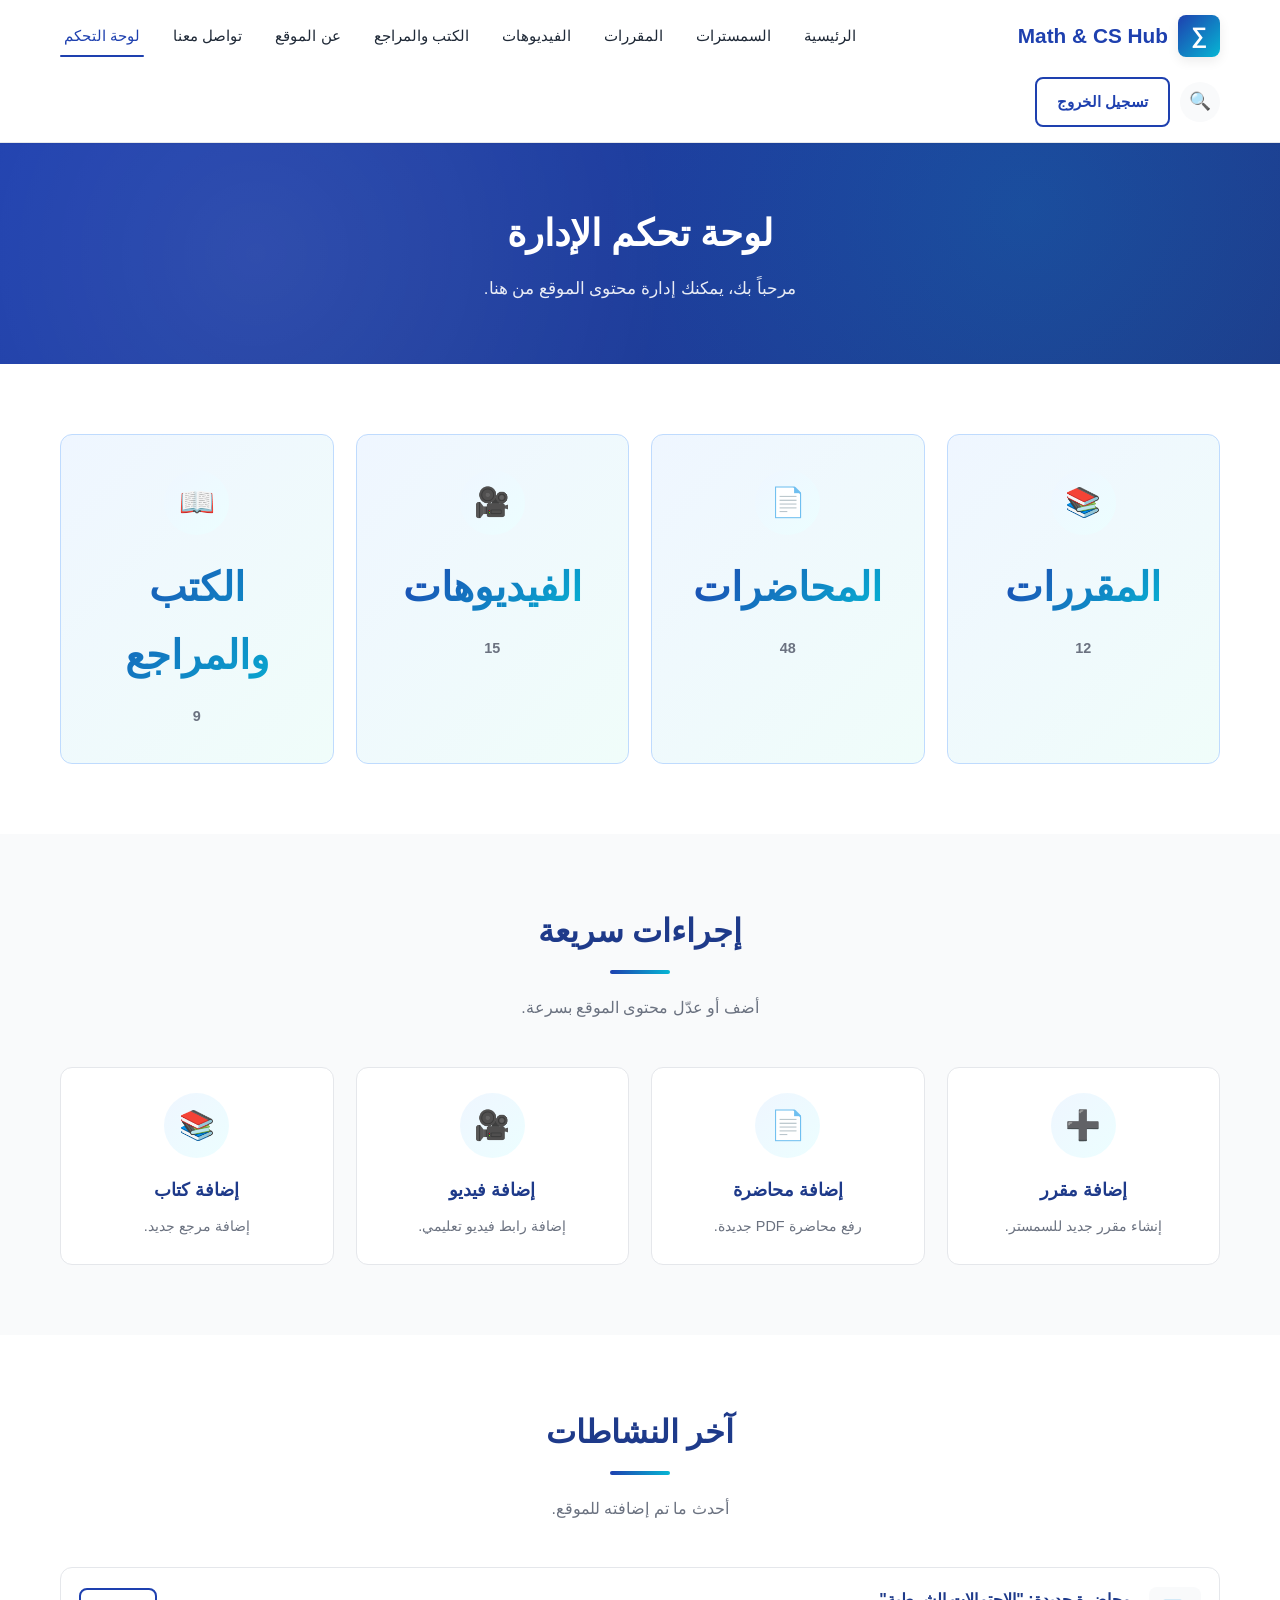
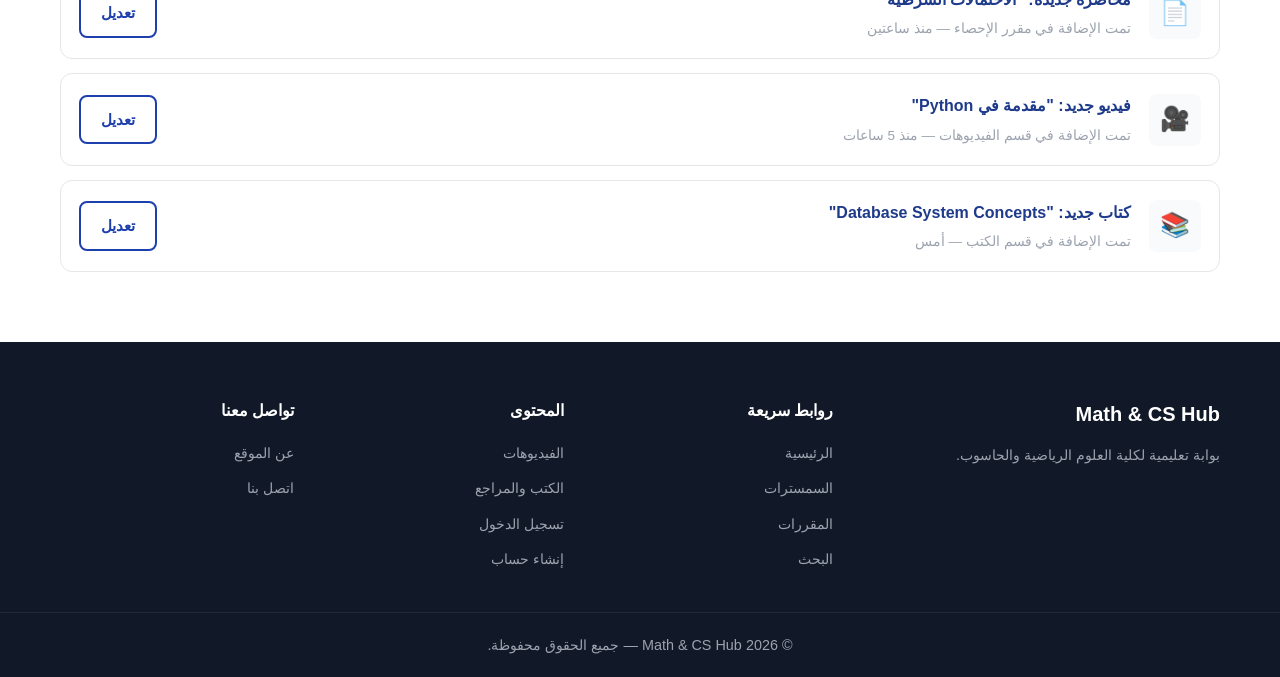
<file: admin.html>
<!DOCTYPE html>
<html lang="ar" dir="rtl">
<head>
    <meta charset="UTF-8">
    <meta name="viewport" content="width=device-width, initial-scale=1.0">
    <title>لوحة التحكم | Math & CS Hub</title>
    <link rel="stylesheet" href="assets/css/style.css">
</head>
<body>

    <!-- ==================== Navbar ==================== -->
    <header class="navbar">
        <div class="container nav-container">

            <a href="index.html" class="logo">
                <span class="logo-icon">∑</span>
                <span class="logo-text">Math & CS Hub</span>
            </a>

            <nav class="nav-links">
                <a href="index.html">الرئيسية</a>
                <a href="semesters.html">السمسترات</a>
                <a href="courses.html">المقررات</a>
                <a href="videos.html">الفيديوهات</a>
                <a href="books.html">الكتب والمراجع</a>
                <a href="about.html">عن الموقع</a>
                <a href="contact.html">تواصل معنا</a>
                <a href="admin.html" class="active">لوحة التحكم</a>
            </nav>

            <div class="nav-actions">
                <a href="search.html" class="icon-btn" title="بحث">🔍</a>
                <a href="index.html" class="btn btn-outline">تسجيل الخروج</a>
            </div>

        </div>
    </header>

    <!-- ==================== Dashboard ==================== -->
    <section class="page-header">
        <div class="container">
            <h1>لوحة تحكم الإدارة</h1>
            <p>مرحباً بك، يمكنك إدارة محتوى الموقع من هنا.</p>
        </div>
    </section>

    <!-- ==================== Stats ==================== -->
    <section class="section">
        <div class="container">

            <div class="grid grid-4">

                <div class="card stat-card">
                    <div class="card-icon">📚</div>
                    <h3>المقررات</h3>
                    <p class="stat-number">12</p>
                </div>

                <div class="card stat-card">
                    <div class="card-icon">📄</div>
                    <h3>المحاضرات</h3>
                    <p class="stat-number">48</p>
                </div>

                <div class="card stat-card">
                    <div class="card-icon">🎥</div>
                    <h3>الفيديوهات</h3>
                    <p class="stat-number">15</p>
                </div>

                <div class="card stat-card">
                    <div class="card-icon">📖</div>
                    <h3>الكتب والمراجع</h3>
                    <p class="stat-number">9</p>
                </div>

            </div>
        </div>
    </section>

    <!-- ==================== Quick Actions ==================== -->
    <section class="section section-alt">
        <div class="container">

            <div class="section-head">
                <h2>إجراءات سريعة</h2>
                <p>أضف أو عدّل محتوى الموقع بسرعة.</p>
            </div>

            <div class="grid grid-4">

                <a href="#" class="card">
                    <div class="card-icon">➕</div>
                    <h3>إضافة مقرر</h3>
                    <p>إنشاء مقرر جديد للسمستر.</p>
                </a>

                <a href="#" class="card">
                    <div class="card-icon">📄</div>
                    <h3>إضافة محاضرة</h3>
                    <p>رفع محاضرة PDF جديدة.</p>
                </a>

                <a href="#" class="card">
                    <div class="card-icon">🎥</div>
                    <h3>إضافة فيديو</h3>
                    <p>إضافة رابط فيديو تعليمي.</p>
                </a>

                <a href="#" class="card">
                    <div class="card-icon">📚</div>
                    <h3>إضافة كتاب</h3>
                    <p>إضافة مرجع جديد.</p>
                </a>

            </div>
        </div>
    </section>

    <!-- ==================== Recent Activity ==================== -->
    <section class="section">
        <div class="container">

            <div class="section-head">
                <h2>آخر النشاطات</h2>
                <p>أحدث ما تم إضافته للموقع.</p>
            </div>

            <div class="content-list">

                <div class="content-item">
                    <div class="content-icon">📄</div>
                    <div class="content-info">
                        <h4>محاضرة جديدة: "الاحتمالات الشرطية"</h4>
                        <p>تمت الإضافة في مقرر الإحصاء — منذ ساعتين</p>
                    </div>
                    <a href="#" class="btn btn-outline">تعديل</a>
                </div>

                <div class="content-item">
                    <div class="content-icon">🎥</div>
                    <div class="content-info">
                        <h4>فيديو جديد: "مقدمة في Python"</h4>
                        <p>تمت الإضافة في قسم الفيديوهات — منذ 5 ساعات</p>
                    </div>
                    <a href="#" class="btn btn-outline">تعديل</a>
                </div>

                <div class="content-item">
                    <div class="content-icon">📚</div>
                    <div class="content-info">
                        <h4>كتاب جديد: "Database System Concepts"</h4>
                        <p>تمت الإضافة في قسم الكتب — أمس</p>
                    </div>
                    <a href="#" class="btn btn-outline">تعديل</a>
                </div>

            </div>
        </div>
    </section>

    <!-- ==================== Footer ==================== -->
    <footer class="footer">
        <div class="container footer-grid">

            <div>
                <h3>Math & CS Hub</h3>
                <p>بوابة تعليمية لكلية العلوم الرياضية والحاسوب.</p>
            </div>

            <div>
                <h4>روابط سريعة</h4>
                <ul>
                    <li><a href="index.html">الرئيسية</a></li>
                    <li><a href="semesters.html">السمسترات</a></li>
                    <li><a href="courses.html">المقررات</a></li>
                    <li><a href="search.html">البحث</a></li>
                </ul>
            </div>

            <div>
                <h4>المحتوى</h4>
                <ul>
                    <li><a href="videos.html">الفيديوهات</a></li>
                    <li><a href="books.html">الكتب والمراجع</a></li>
                    <li><a href="login.html">تسجيل الدخول</a></li>
                    <li><a href="register.html">إنشاء حساب</a></li>
                </ul>
            </div>

            <div>
                <h4>تواصل معنا</h4>
                <ul>
                    <li><a href="about.html">عن الموقع</a></li>
                    <li><a href="contact.html">اتصل بنا</a></li>
                </ul>
            </div>

        </div>

        <div class="footer-bottom">
            <p>© 2026 Math & CS Hub — جميع الحقوق محفوظة.</p>
        </div>
    </footer>

    <script src="assets/js/main.js"></script>
</body>
</html>
</file>
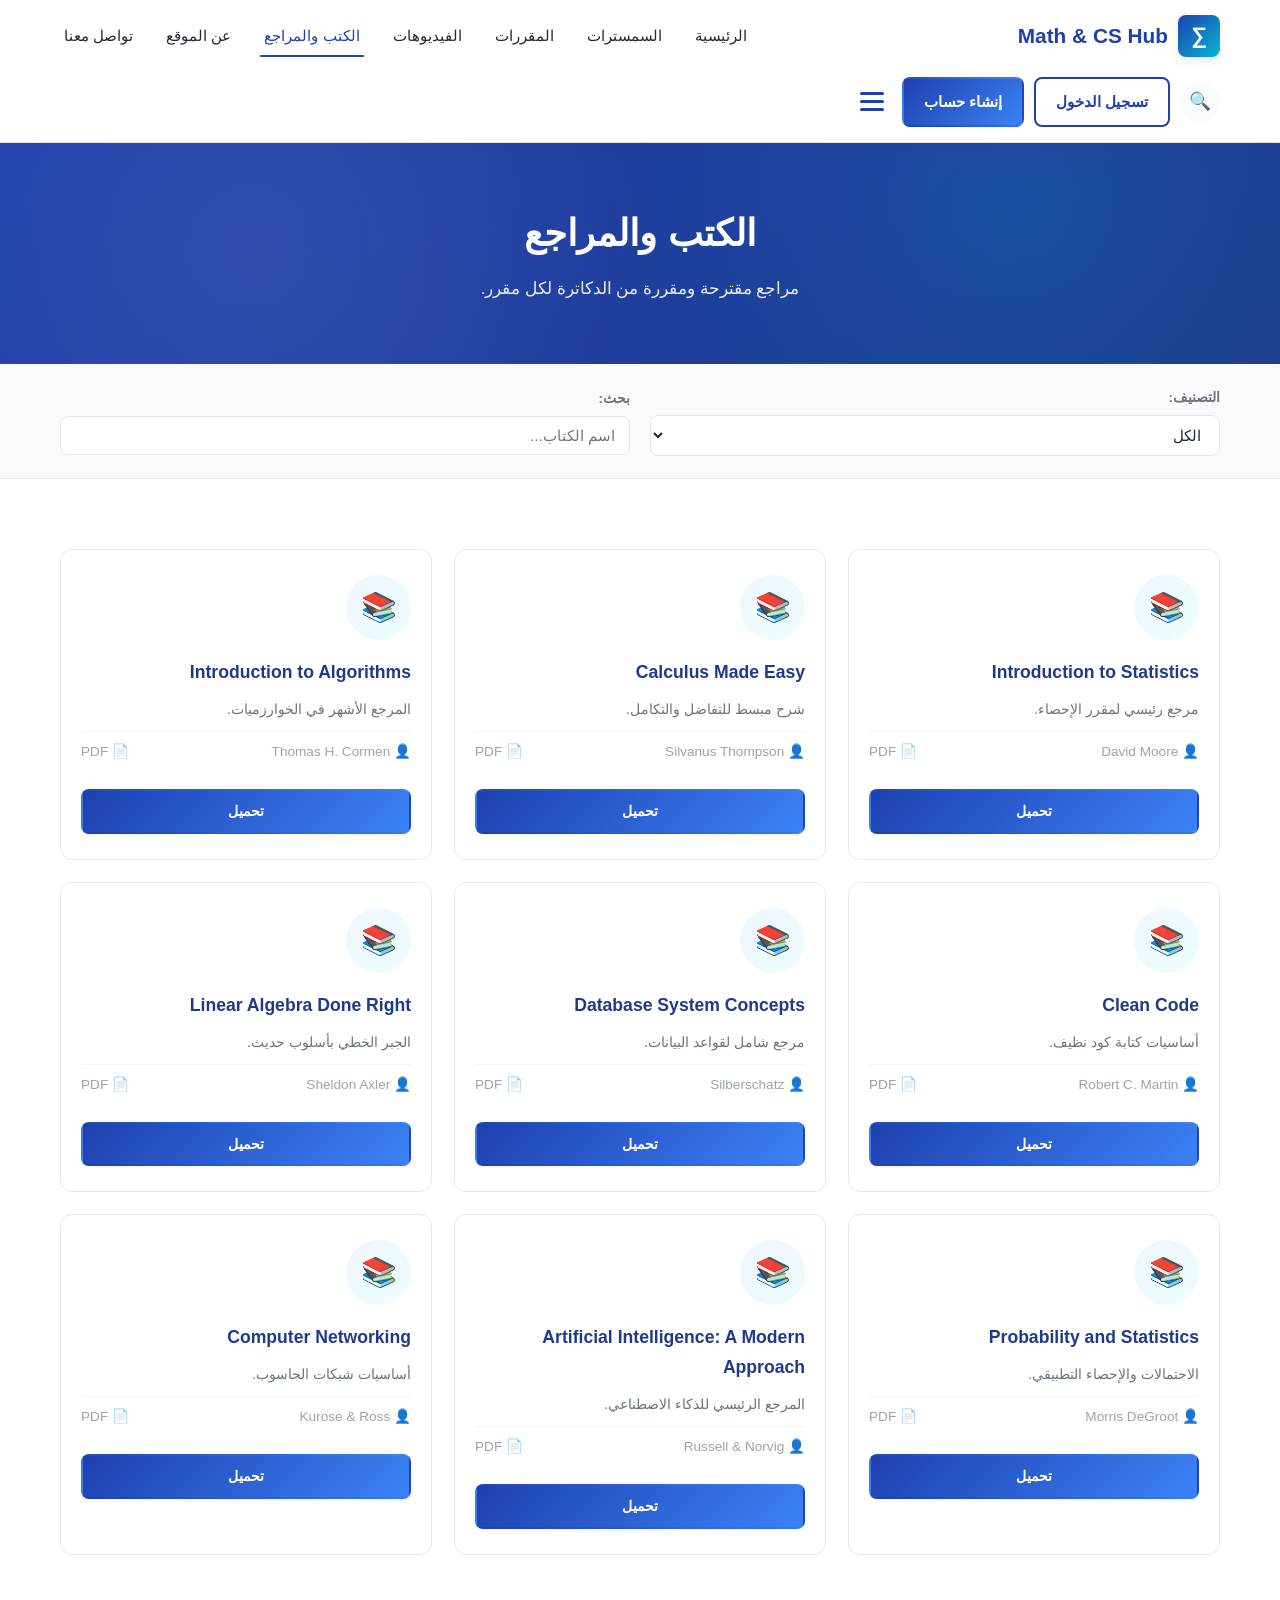
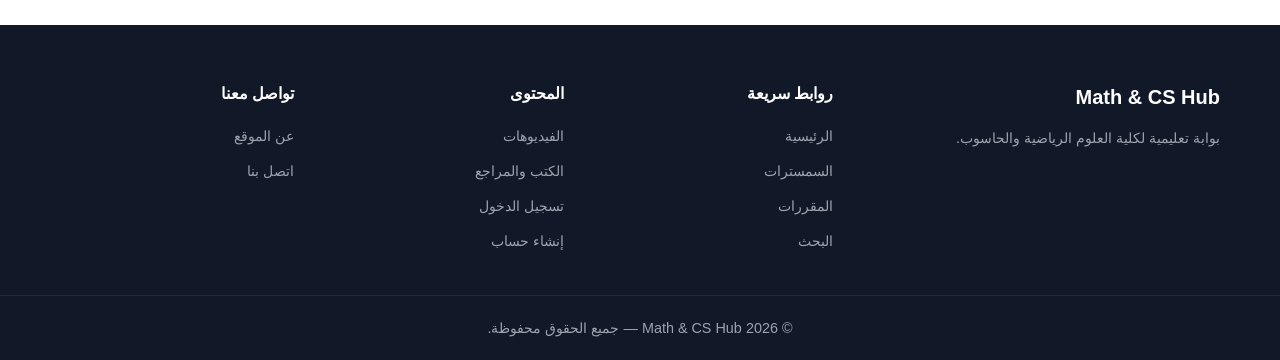
<file: books.html>
<!DOCTYPE html>
<html lang="ar" dir="rtl">
<head>
    <meta charset="UTF-8">
    <meta name="viewport" content="width=device-width, initial-scale=1.0">
    <title>الكتب والمراجع | Math & CS Hub</title>
    <link rel="stylesheet" href="assets/css/style.css">
</head>
<body>

    <!-- ==================== Navbar ==================== -->
    <header class="navbar">
        <div class="container nav-container">

            <a href="index.html" class="logo">
                <span class="logo-icon">∑</span>
                <span class="logo-text">Math & CS Hub</span>
            </a>

            <nav class="nav-links">
                <a href="index.html">الرئيسية</a>
                <a href="semesters.html">السمسترات</a>
                <a href="courses.html">المقررات</a>
                <a href="videos.html">الفيديوهات</a>
                <a href="books.html" class="active">الكتب والمراجع</a>
                <a href="about.html">عن الموقع</a>
                <a href="contact.html">تواصل معنا</a>
            </nav>

            <div class="nav-actions">
                <a href="search.html" class="icon-btn" title="بحث">🔍</a>
                <a href="login.html" class="btn btn-outline">تسجيل الدخول</a>
                <a href="register.html" class="btn btn-primary">إنشاء حساب</a>

                <button class="hamburger" id="hamburger" aria-label="القائمة">
                    <span></span>
                    <span></span>
                    <span></span>
                </button>
            </div>

        </div>
    </header>

    <!-- ==================== Page Header ==================== -->
    <section class="page-header">
        <div class="container">
            <h1>الكتب والمراجع</h1>
            <p>مراجع مقترحة ومقررة من الدكاترة لكل مقرر.</p>
        </div>
    </section>

    <!-- ==================== Filter Bar ==================== -->
    <section class="filter-bar">
        <div class="container filter-content">
            <div class="filter-group">
                <label>التصنيف:</label>
                <select id="filterCategory">
                    <option value="">الكل</option>
                    <option value="math">رياضيات</option>
                    <option value="stats">إحصاء</option>
                    <option value="cs">علوم حاسوب</option>
                </select>
            </div>
            <div class="filter-group">
                <label>بحث:</label>
                <input type="text" id="filterSearch" placeholder="اسم الكتاب...">
            </div>
        </div>
    </section>

    <!-- ==================== Books Grid ==================== -->
    <section class="section">
        <div class="container">

            <div class="grid grid-3" id="booksGrid">

                <div class="card book-card" data-category="stats">
                    <div class="card-icon">📚</div>
                    <h3>Introduction to Statistics</h3>
                    <p>مرجع رئيسي لمقرر الإحصاء.</p>
                    <div class="book-meta"><span>👤 David Moore</span><span>📄 PDF</span></div>
                    <a href="#" class="btn btn-primary">تحميل</a>
                </div>

                <div class="card book-card" data-category="math">
                    <div class="card-icon">📚</div>
                    <h3>Calculus Made Easy</h3>
                    <p>شرح مبسط للتفاضل والتكامل.</p>
                    <div class="book-meta"><span>👤 Silvanus Thompson</span><span>📄 PDF</span></div>
                    <a href="#" class="btn btn-primary">تحميل</a>
                </div>

                <div class="card book-card" data-category="cs">
                    <div class="card-icon">📚</div>
                    <h3>Introduction to Algorithms</h3>
                    <p>المرجع الأشهر في الخوارزميات.</p>
                    <div class="book-meta"><span>👤 Thomas H. Cormen</span><span>📄 PDF</span></div>
                    <a href="#" class="btn btn-primary">تحميل</a>
                </div>

                <div class="card book-card" data-category="cs">
                    <div class="card-icon">📚</div>
                    <h3>Clean Code</h3>
                    <p>أساسيات كتابة كود نظيف.</p>
                    <div class="book-meta"><span>👤 Robert C. Martin</span><span>📄 PDF</span></div>
                    <a href="#" class="btn btn-primary">تحميل</a>
                </div>

                <div class="card book-card" data-category="cs">
                    <div class="card-icon">📚</div>
                    <h3>Database System Concepts</h3>
                    <p>مرجع شامل لقواعد البيانات.</p>
                    <div class="book-meta"><span>👤 Silberschatz</span><span>📄 PDF</span></div>
                    <a href="#" class="btn btn-primary">تحميل</a>
                </div>

                <div class="card book-card" data-category="math">
                    <div class="card-icon">📚</div>
                    <h3>Linear Algebra Done Right</h3>
                    <p>الجبر الخطي بأسلوب حديث.</p>
                    <div class="book-meta"><span>👤 Sheldon Axler</span><span>📄 PDF</span></div>
                    <a href="#" class="btn btn-primary">تحميل</a>
                </div>

                <div class="card book-card" data-category="stats">
                    <div class="card-icon">📚</div>
                    <h3>Probability and Statistics</h3>
                    <p>الاحتمالات والإحصاء التطبيقي.</p>
                    <div class="book-meta"><span>👤 Morris DeGroot</span><span>📄 PDF</span></div>
                    <a href="#" class="btn btn-primary">تحميل</a>
                </div>

                <div class="card book-card" data-category="cs">
                    <div class="card-icon">📚</div>
                    <h3>Artificial Intelligence: A Modern Approach</h3>
                    <p>المرجع الرئيسي للذكاء الاصطناعي.</p>
                    <div class="book-meta"><span>👤 Russell & Norvig</span><span>📄 PDF</span></div>
                    <a href="#" class="btn btn-primary">تحميل</a>
                </div>

                <div class="card book-card" data-category="cs">
                    <div class="card-icon">📚</div>
                    <h3>Computer Networking</h3>
                    <p>أساسيات شبكات الحاسوب.</p>
                    <div class="book-meta"><span>👤 Kurose & Ross</span><span>📄 PDF</span></div>
                    <a href="#" class="btn btn-primary">تحميل</a>
                </div>

            </div>

            <p id="noResults" class="no-results">لا توجد نتائج مطابقة.</p>

        </div>
    </section>

    <!-- ==================== Footer ==================== -->
    <footer class="footer">
        <div class="container footer-grid">

            <div>
                <h3>Math & CS Hub</h3>
                <p>بوابة تعليمية لكلية العلوم الرياضية والحاسوب.</p>
            </div>

            <div>
                <h4>روابط سريعة</h4>
                <ul>
                    <li><a href="index.html">الرئيسية</a></li>
                    <li><a href="semesters.html">السمسترات</a></li>
                    <li><a href="courses.html">المقررات</a></li>
                    <li><a href="search.html">البحث</a></li>
                </ul>
            </div>

            <div>
                <h4>المحتوى</h4>
                <ul>
                    <li><a href="videos.html">الفيديوهات</a></li>
                    <li><a href="books.html">الكتب والمراجع</a></li>
                    <li><a href="login.html">تسجيل الدخول</a></li>
                    <li><a href="register.html">إنشاء حساب</a></li>
                </ul>
            </div>

            <div>
                <h4>تواصل معنا</h4>
                <ul>
                    <li><a href="about.html">عن الموقع</a></li>
                    <li><a href="contact.html">اتصل بنا</a></li>
                </ul>
            </div>

        </div>

        <div class="footer-bottom">
            <p>© 2026 Math & CS Hub — جميع الحقوق محفوظة.</p>
        </div>
    </footer>

    <script src="assets/js/main.js"></script>
</body>
</html>
</file>
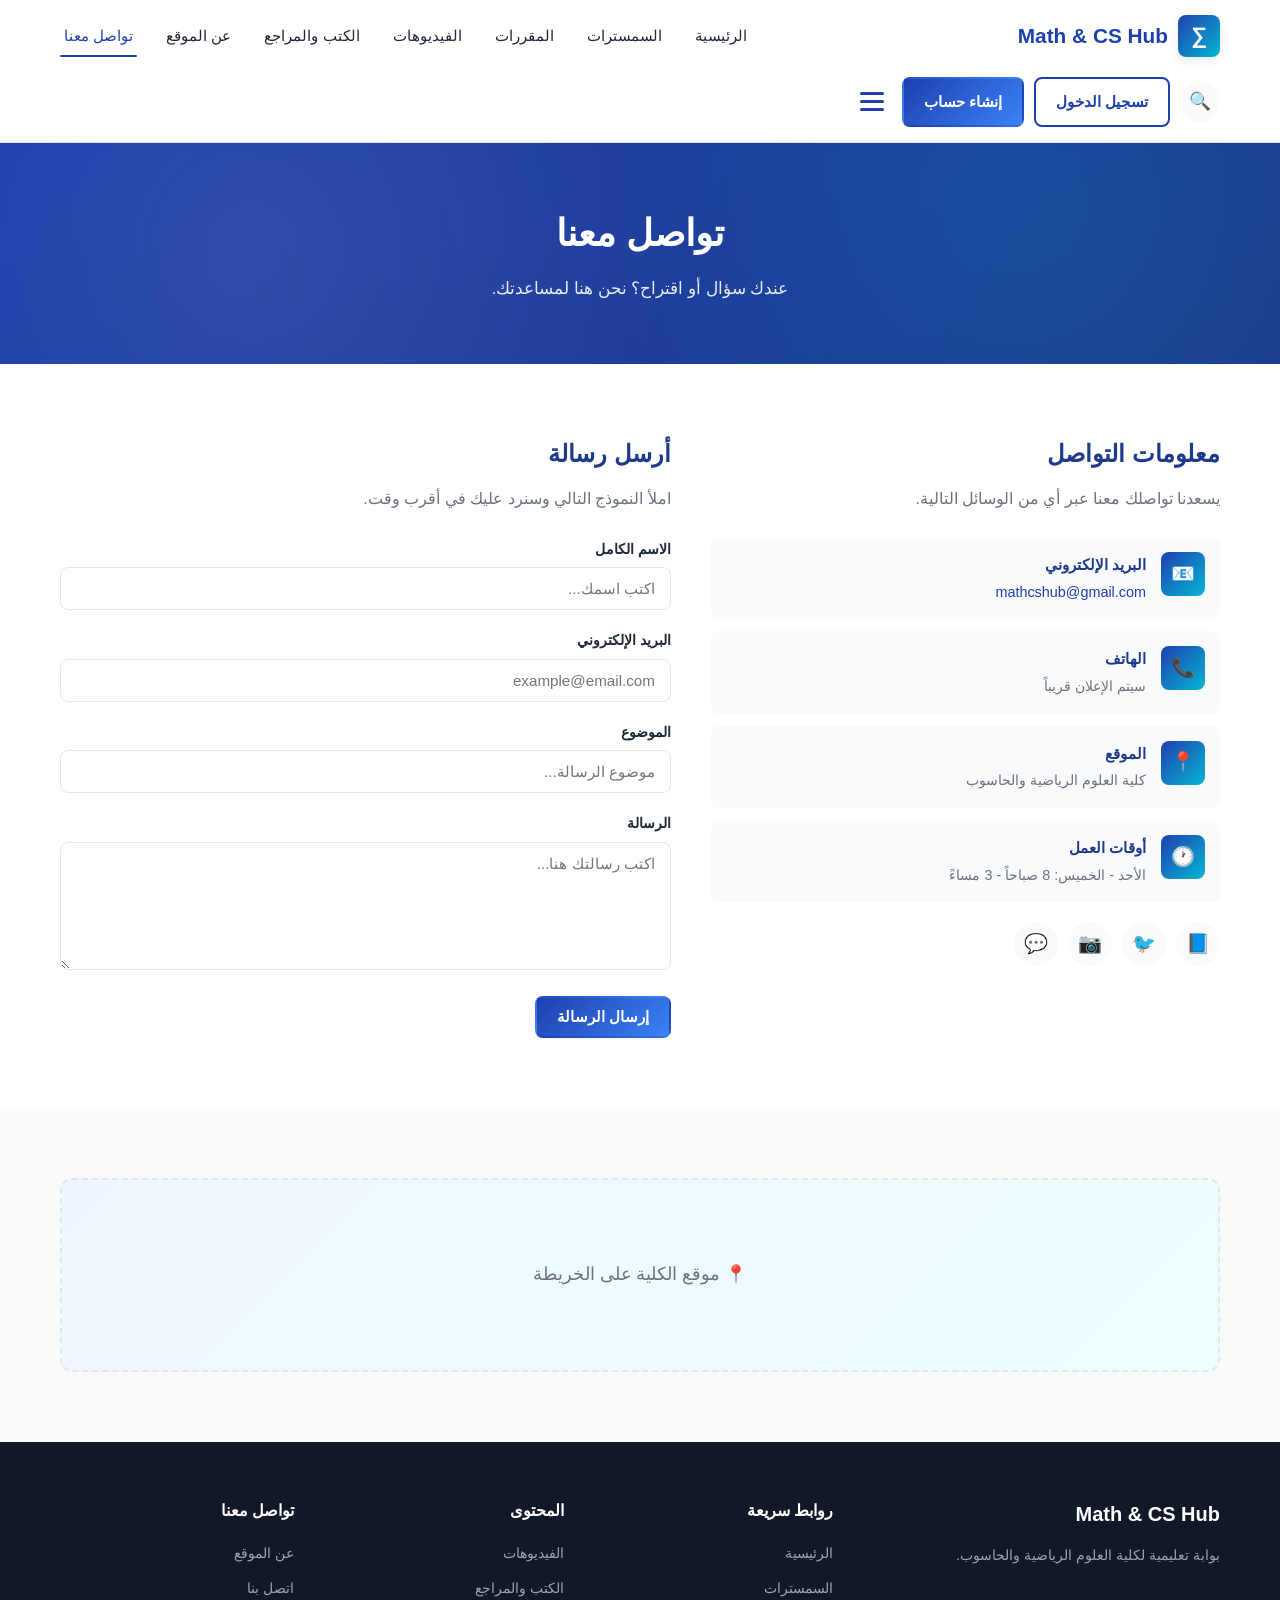
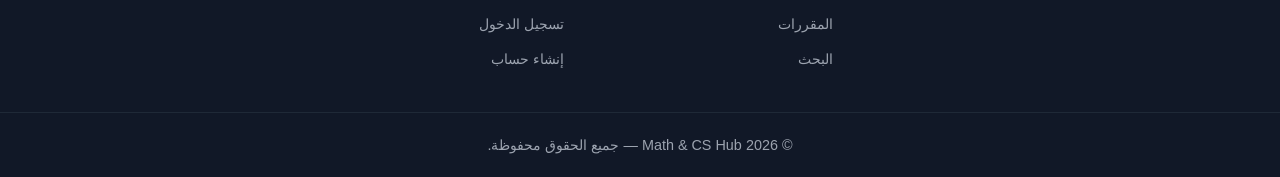
<file: contact.html>
<!DOCTYPE html>
<html lang="ar" dir="rtl">
<head>
    <meta charset="UTF-8">
    <meta name="viewport" content="width=device-width, initial-scale=1.0">
    <title>تواصل معنا | Math & CS Hub</title>
    <link rel="stylesheet" href="assets/css/style.css">
</head>
<body>

    <!-- ==================== Navbar ==================== -->
    <header class="navbar">
        <div class="container nav-container">

            <a href="index.html" class="logo">
                <span class="logo-icon">∑</span>
                <span class="logo-text">Math & CS Hub</span>
            </a>

            <nav class="nav-links">
                <a href="index.html">الرئيسية</a>
                <a href="semesters.html">السمسترات</a>
                <a href="courses.html">المقررات</a>
                <a href="videos.html">الفيديوهات</a>
                <a href="books.html">الكتب والمراجع</a>
                <a href="about.html">عن الموقع</a>
                <a href="contact.html" class="active">تواصل معنا</a>
            </nav>

            <div class="nav-actions">
                <a href="search.html" class="icon-btn" title="بحث">🔍</a>
                <a href="login.html" class="btn btn-outline">تسجيل الدخول</a>
                <a href="register.html" class="btn btn-primary">إنشاء حساب</a>

                <button class="hamburger" id="hamburger" aria-label="القائمة">
                    <span></span>
                    <span></span>
                    <span></span>
                </button>
            </div>

        </div>
    </header>

    <!-- ==================== Page Header ==================== -->
    <section class="page-header">
        <div class="container">
            <h1>تواصل معنا</h1>
            <p>عندك سؤال أو اقتراح؟ نحن هنا لمساعدتك.</p>
        </div>
    </section>

    <!-- ==================== Contact Section ==================== -->
    <section class="section">
        <div class="container contact-layout">

            <!-- Contact Info -->
            <div class="contact-info">

                <h2>معلومات التواصل</h2>
                <p>يسعدنا تواصلك معنا عبر أي من الوسائل التالية.</p>

                <div class="contact-item">
                    <div class="contact-icon">📧</div>
                    <div>
                        <h4>البريد الإلكتروني</h4>
                        <p><a href="mailto:mathcshub@gmail.com">mathcshub@gmail.com</a></p>
                    </div>
                </div>

                <div class="contact-item">
                    <div class="contact-icon">📞</div>
                    <div>
                        <h4>الهاتف</h4>
                        <p>سيتم الإعلان قريباً</p>
                    </div>
                </div>

                <div class="contact-item">
                    <div class="contact-icon">📍</div>
                    <div>
                        <h4>الموقع</h4>
                        <p>كلية العلوم الرياضية والحاسوب</p>
                    </div>
                </div>

                <div class="contact-item">
                    <div class="contact-icon">🕐</div>
                    <div>
                        <h4>أوقات العمل</h4>
                        <p>الأحد - الخميس: 8 صباحاً - 3 مساءً</p>
                    </div>
                </div>

                <div class="contact-social">
                    <a href="#" class="social-btn">📘</a>
                    <a href="#" class="social-btn">🐦</a>
                    <a href="#" class="social-btn">📷</a>
                    <a href="#" class="social-btn">💬</a>
                </div>

            </div>

            <!-- Contact Form -->
            <div class="contact-form-wrapper">

                <h2>أرسل رسالة</h2>
                <p>املأ النموذج التالي وسنرد عليك في أقرب وقت.</p>

<form class="contact-form" action="#" method="get">
                    <div class="form-group">
                        <label for="name">الاسم الكامل</label>
                        <input type="text" id="name" name="name" placeholder="اكتب اسمك..." required>
                    </div>

                    <div class="form-group">
                        <label for="email">البريد الإلكتروني</label>
                        <input type="email" id="email" name="email" placeholder="example@email.com" required>
                    </div>

                    <div class="form-group">
                        <label for="subject">الموضوع</label>
                        <input type="text" id="subject" name="subject" placeholder="موضوع الرسالة..." required>
                    </div>

                    <div class="form-group">
                        <label for="message">الرسالة</label>
                        <textarea id="message" name="message" rows="6" placeholder="اكتب رسالتك هنا..." required></textarea>
                    </div>

                    <button type="submit" class="btn btn-primary">إرسال الرسالة</button>

                </form>

            </div>

        </div>
    </section>

    <!-- ==================== Map Placeholder ==================== -->
    <section class="section section-alt">
        <div class="container">
            <div class="map-placeholder">
                <p>📍 موقع الكلية على الخريطة</p>
            </div>
        </div>
    </section>

    <!-- ==================== Footer ==================== -->
    <footer class="footer">
        <div class="container footer-grid">

            <div>
                <h3>Math & CS Hub</h3>
                <p>بوابة تعليمية لكلية العلوم الرياضية والحاسوب.</p>
            </div>

            <div>
                <h4>روابط سريعة</h4>
                <ul>
                    <li><a href="index.html">الرئيسية</a></li>
                    <li><a href="semesters.html">السمسترات</a></li>
                    <li><a href="courses.html">المقررات</a></li>
                    <li><a href="search.html">البحث</a></li>
                </ul>
            </div>

            <div>
                <h4>المحتوى</h4>
                <ul>
                    <li><a href="videos.html">الفيديوهات</a></li>
                    <li><a href="books.html">الكتب والمراجع</a></li>
                    <li><a href="login.html">تسجيل الدخول</a></li>
                    <li><a href="register.html">إنشاء حساب</a></li>
                </ul>
            </div>

            <div>
                <h4>تواصل معنا</h4>
                <ul>
                    <li><a href="about.html">عن الموقع</a></li>
                    <li><a href="contact.html">اتصل بنا</a></li>
                </ul>
            </div>

        </div>

        <div class="footer-bottom">
            <p>© 2026 Math & CS Hub — جميع الحقوق محفوظة.</p>
        </div>
    </footer>

    <script src="assets/js/main.js"></script>
</body>
</html>
</file>
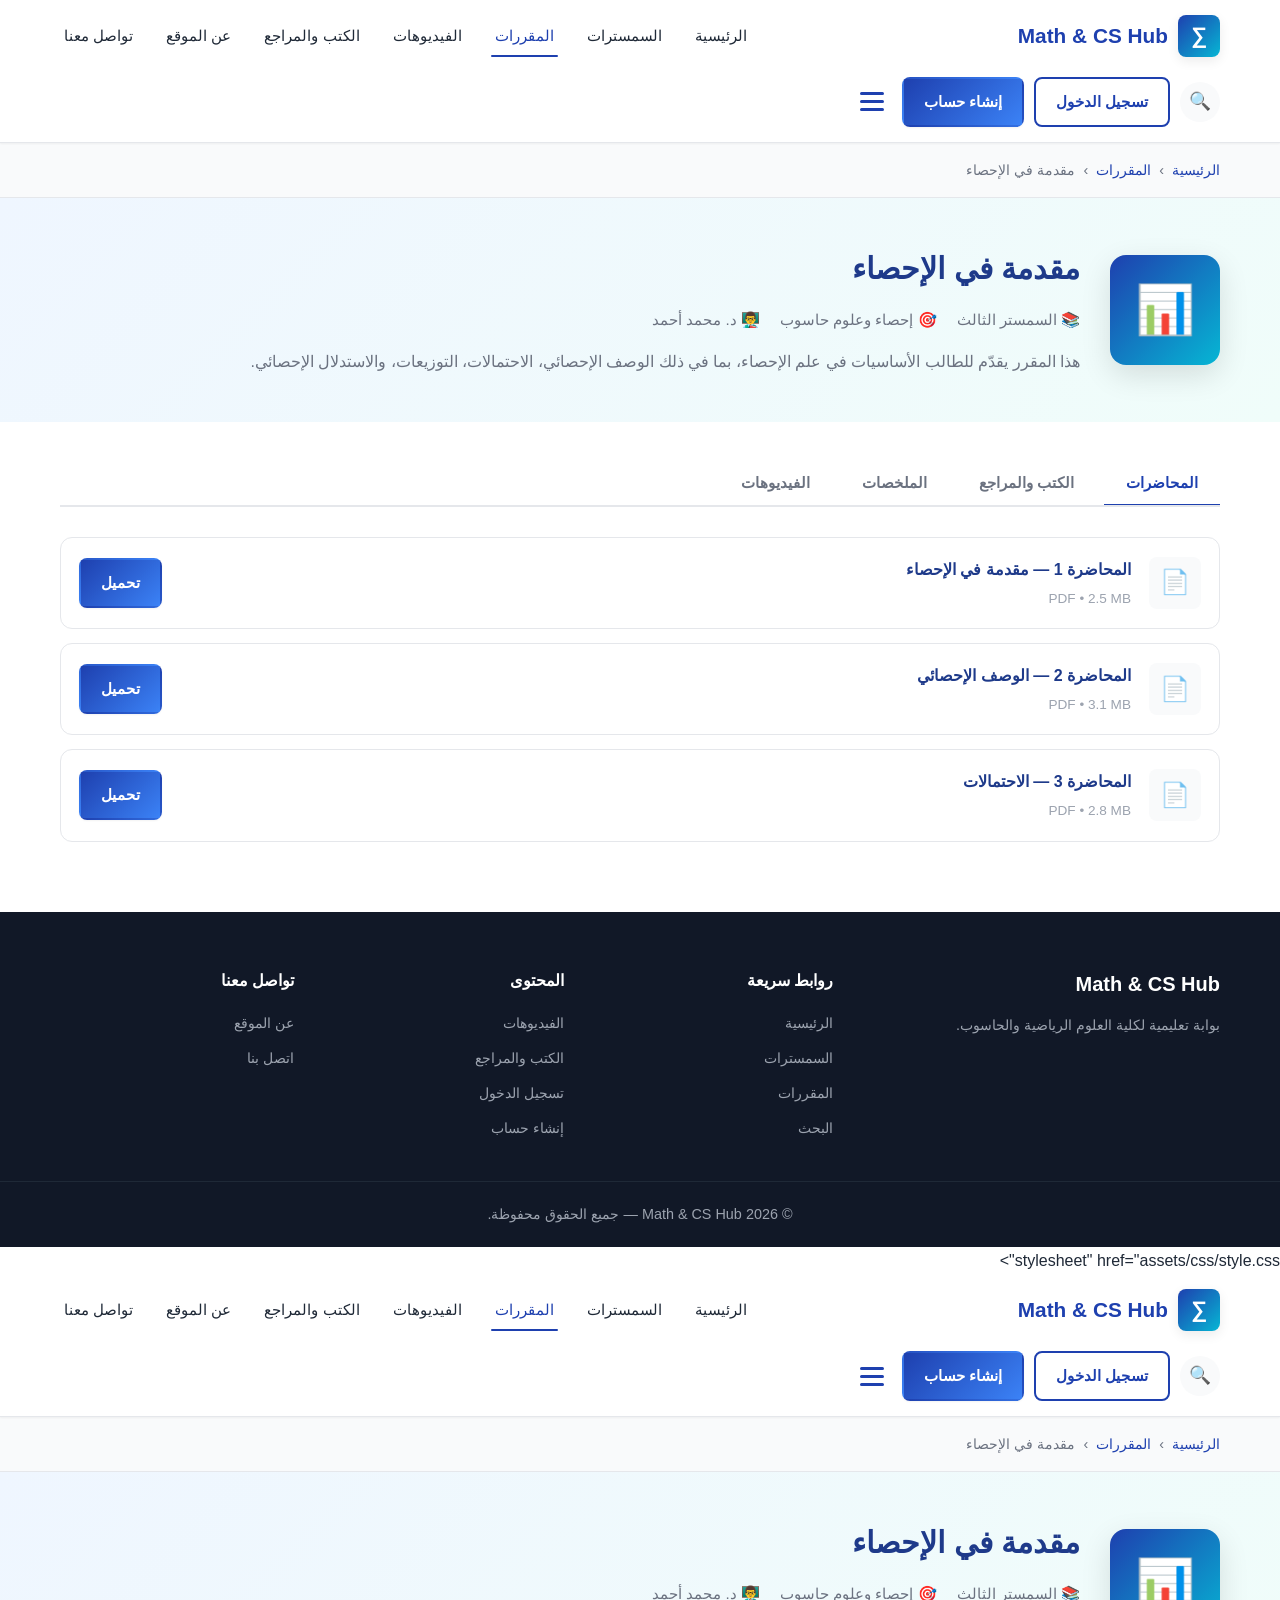
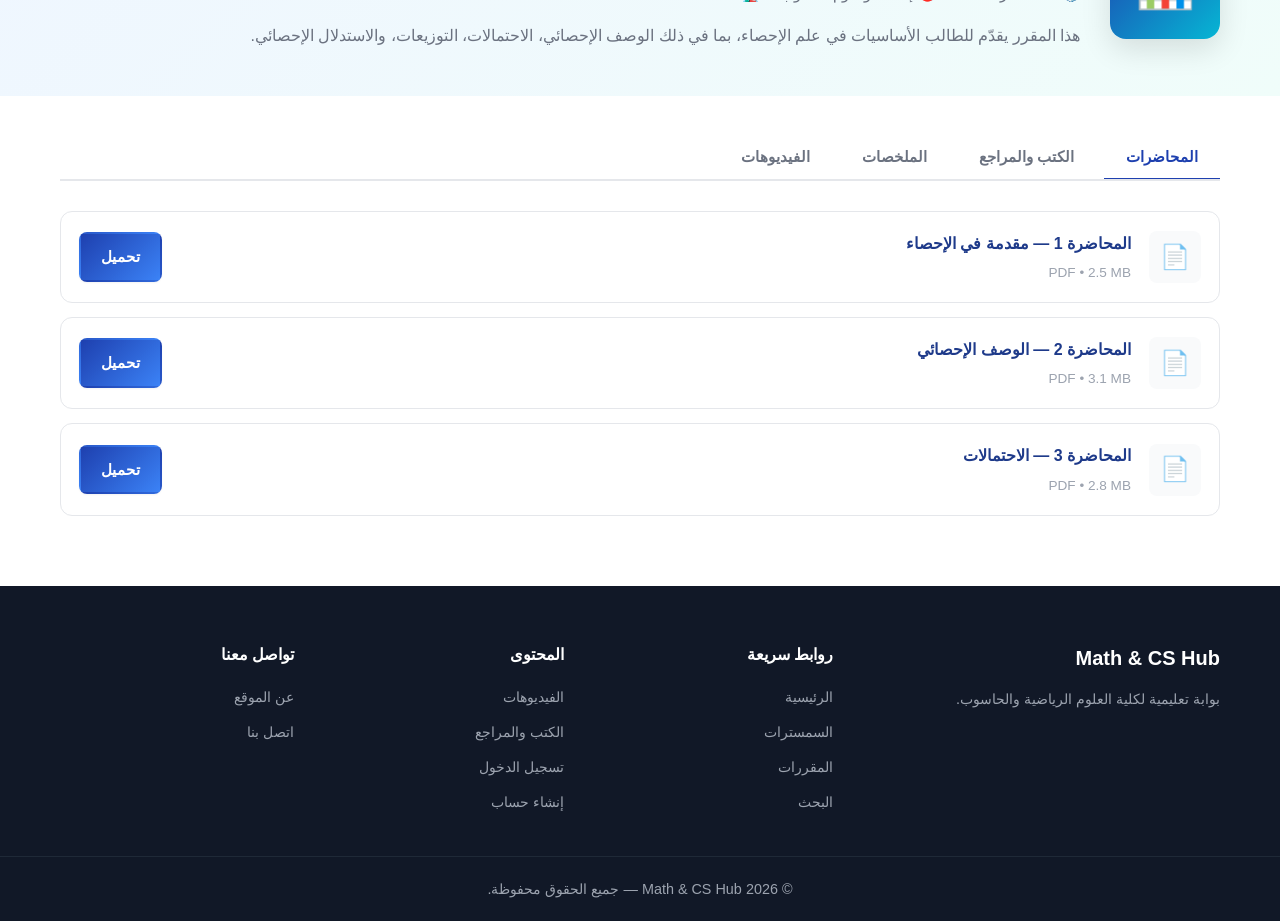
<file: course.html>
<!DOCTYPE html>
<html lang="ar" dir="rtl">
<head>
    <meta charset="UTF-8">
    <meta name="viewport" content="width=device-width, initial-scale=1.0">
    <title>تفاصيل المقرر | Math & CS Hub</title>
    <link rel=a<!DOCTYPE html>
<html lang="ar" dir="rtl">
<head>
    <meta charset="UTF-8">
    <meta name="viewport" content="width=device-width, initial-scale=1.0">
    <title>تفاصيل المقرر | Math & CS Hub</title>
    <link rel="stylesheet" href="assets/css/style.css">
</head>
<body>

    <!-- ==================== Navbar ==================== -->
    <header class="navbar">
        <div class="container nav-container">

            <a href="index.html" class="logo">
                <span class="logo-icon">∑</span>
                <span class="logo-text">Math & CS Hub</span>
            </a>

            <nav class="nav-links">
                <a href="index.html">الرئيسية</a>
                <a href="semesters.html">السمسترات</a>
                <a href="courses.html" class="active">المقررات</a>
                <a href="videos.html">الفيديوهات</a>
                <a href="books.html">الكتب والمراجع</a>
                <a href="about.html">عن الموقع</a>
                <a href="contact.html">تواصل معنا</a>
            </nav>

            <div class="nav-actions">
                <a href="search.html" class="icon-btn" title="بحث">🔍</a>
                <a href="login.html" class="btn btn-outline">تسجيل الدخول</a>
                <a href="register.html" class="btn btn-primary">إنشاء حساب</a>

                <button class="hamburger" id="hamburger" aria-label="القائمة">
                    <span></span>
                    <span></span>
                    <span></span>
                </button>
            </div>

        </div>
    </header>

    <!-- ==================== Breadcrumb ==================== -->
    <div class="breadcrumb">
        <div class="container">
            <a href="index.html">الرئيسية</a>
            <span>›</span>
            <a href="courses.html">المقررات</a>
            <span>›</span>
            <span>مقدمة في الإحصاء</span>
        </div>
    </div>

    <!-- ==================== Course Header ==================== -->
    <section class="course-header">
        <div class="container course-header-content">

            <div class="course-header-icon">📊</div>

            <div class="course-header-info">
                <h1>مقدمة في الإحصاء</h1>
                <p class="course-meta">
                    <span>📚 السمستر الثالث</span>
                    <span>🎯 إحصاء وعلوم حاسوب</span>
                    <span>👨‍🏫 د. محمد أحمد</span>
                </p>
                <p class="course-desc">
                    هذا المقرر يقدّم للطالب الأساسيات في علم الإحصاء، بما في ذلك
                    الوصف الإحصائي، الاحتمالات، التوزيعات، والاستدلال الإحصائي.
                </p>
            </div>

        </div>
    </section>

    <!-- ==================== Tabs ==================== -->
    <section class="tabs-section">
        <div class="container">

            <div class="tabs">
                <button class="tab-btn active" data-tab="lectures">المحاضرات</button>
                <button class="tab-btn" data-tab="books">الكتب والمراجع</button>
                <button class="tab-btn" data-tab="summaries">الملخصات</button>
                <button class="tab-btn" data-tab="videos">الفيديوهات</button>
            </div>

            <!-- Lectures -->
            <div class="tab-content active" id="lectures">
                <div class="content-list">
                    <div class="content-item">
                        <div class="content-icon">📄</div>
                        <div class="content-info"><h4>المحاضرة 1 — مقدمة في الإحصاء</h4><p>PDF • 2.5 MB</p></div>
                        <a href="#" class="btn btn-primary">تحميل</a>
                    </div>
                    <div class="content-item">
                        <div class="content-icon">📄</div>
                        <div class="content-info"><h4>المحاضرة 2 — الوصف الإحصائي</h4><p>PDF • 3.1 MB</p></div>
                        <a href="#" class="btn btn-primary">تحميل</a>
                    </div>
                    <div class="content-item">
                        <div class="content-icon">📄</div>
                        <div class="content-info"><h4>المحاضرة 3 — الاحتمالات</h4><p>PDF • 2.8 MB</p></div>
                        <a href="#" class="btn btn-primary">تحميل</a>
                    </div>
                </div>
            </div>

            <!-- Books -->
            <div class="tab-content" id="books">
                <div class="content-list">
                    <div class="content-item">
                        <div class="content-icon">📚</div>
                        <div class="content-info"><h4>Introduction to Statistics</h4><p>مرجع رئيسي • PDF</p></div>
                        <a href="#" class="btn btn-primary">تحميل</a>
                    </div>
                    <div class="content-item">
                        <div class="content-icon">📚</div>
                        <div class="content-info"><h4>Statistics for Engineers</h4><p>مرجع إضافي • PDF</p></div>
                        <a href="#" class="btn btn-primary">تحميل</a>
                    </div>
                </div>
            </div>

            <!-- Summaries -->
            <div class="tab-content" id="summaries">
                <div class="content-list">
                    <div class="content-item">
                        <div class="content-icon">📝</div>
                        <div class="content-info"><h4>ملخص الفصل الأول</h4><p>PDF • 1.2 MB</p></div>
                        <a href="#" class="btn btn-primary">تحميل</a>
                    </div>
                    <div class="content-item">
                        <div class="content-icon">📝</div>
                        <div class="content-info"><h4>ملخص الفصل الثاني</h4><p>PDF • 1.5 MB</p></div>
                        <a href="#" class="btn btn-primary">تحميل</a>
                    </div>
                </div>
            </div>

            <!-- Videos -->
            <div class="tab-content" id="videos">
                <div class="content-list">
                    <div class="content-item">
                        <div class="content-icon">🎥</div>
                        <div class="content-info"><h4>شرح مقدمة الإحصاء</h4><p>فيديو • 25 دقيقة</p></div>
                        <a href="#" class="btn btn-primary">مشاهدة</a>
                    </div>
                    <div class="content-item">
                        <div class="content-icon">🎥</div>
                        <div class="content-info"><h4>شرح الاحتمالات</h4><p>فيديو • 40 دقيقة</p></div>
                        <a href="#" class="btn btn-primary">مشاهدة</a>
                    </div>
                </div>
            </div>

        </div>
    </section>

    <!-- ==================== Footer ==================== -->
    <footer class="footer">
        <div class="container footer-grid">

            <div>
                <h3>Math & CS Hub</h3>
                <p>بوابة تعليمية لكلية العلوم الرياضية والحاسوب.</p>
            </div>

            <div>
                <h4>روابط سريعة</h4>
                <ul>
                    <li><a href="index.html">الرئيسية</a></li>
                    <li><a href="semesters.html">السمسترات</a></li>
                    <li><a href="courses.html">المقررات</a></li>
                    <li><a href="search.html">البحث</a></li>
                </ul>
            </div>

            <div>
                <h4>المحتوى</h4>
                <ul>
                    <li><a href="videos.html">الفيديوهات</a></li>
                    <li><a href="books.html">الكتب والمراجع</a></li>
                    <li><a href="login.html">تسجيل الدخول</a></li>
                    <li><a href="register.html">إنشاء حساب</a></li>
                </ul>
            </div>

            <div>
                <h4>تواصل معنا</h4>
                <ul>
                    <li><a href="about.html">عن الموقع</a></li>
                    <li><a href="contact.html">اتصل بنا</a></li>
                </ul>
            </div>

        </div>

        <div class="footer-bottom">
            <p>© 2026 Math & CS Hub — جميع الحقوق محفوظة.</p>
        </div>
    </footer>

    <script src="assets/js/main.js"></script>
</body>
</html>stylesheet" href="assets/css/style.css">
</head>
<body>

    <!-- ==================== Navbar ==================== -->
    <header class="navbar">
        <div class="container nav-container">

            <a href="index.html" class="logo">
                <span class="logo-icon">∑</span>
                <span class="logo-text">Math & CS Hub</span>
            </a>

            <nav class="nav-links">
                <a href="index.html">الرئيسية</a>
                <a href="semesters.html">السمسترات</a>
                <a href="courses.html" class="active">المقررات</a>
                <a href="videos.html">الفيديوهات</a>
                <a href="books.html">الكتب والمراجع</a>
                <a href="about.html">عن الموقع</a>
                <a href="contact.html">تواصل معنا</a>
            </nav>

            <div class="nav-actions">
                <a href="search.html" class="icon-btn" title="بحث">🔍</a>
                <a href="login.html" class="btn btn-outline">تسجيل الدخول</a>
                <a href="register.html" class="btn btn-primary">إنشاء حساب</a>
              <button class="hamburger" id="hamburger" aria-label="القائمة">
    <span></span>
    <span></span>
    <span></span>
</button>
            </div>

        </div>
    </header>

    <!-- ==================== Breadcrumb ==================== -->
    <div class="breadcrumb">
        <div class="container">
            <a href="index.html">الرئيسية</a>
            <span>›</span>
            <a href="courses.html">المقررات</a>
            <span>›</span>
            <span>مقدمة في الإحصاء</span>
        </div>
    </div>

    <!-- ==================== Course Header ==================== -->
    <section class="course-header">
        <div class="container course-header-content">

            <div class="course-header-icon">📊</div>

            <div class="course-header-info">
                <h1>مقدمة في الإحصاء</h1>
                <p class="course-meta">
                    <span>📚 السمستر الثالث</span>
                    <span>🎯 إحصاء وعلوم حاسوب</span>
                    <span>👨‍🏫 د. محمد أحمد</span>
                </p>
                <p class="course-desc">
                    هذا المقرر يقدّم للطالب الأساسيات في علم الإحصاء، بما في ذلك
                    الوصف الإحصائي، الاحتمالات، التوزيعات، والاستدلال الإحصائي.
                </p>
            </div>

        </div>
    </section>

    <!-- ==================== Tabs ==================== -->
    <section class="tabs-section">
        <div class="container">

            <div class="tabs">
                <button class="tab-btn active" data-tab="lectures">المحاضرات</button>
                <button class="tab-btn" data-tab="books">الكتب والمراجع</button>
                <button class="tab-btn" data-tab="summaries">الملخصات</button>
                <button class="tab-btn" data-tab="videos">الفيديوهات</button>
            </div>

            <!-- Lectures -->
            <div class="tab-content active" id="lectures">

                <div class="content-list">

                    <div class="content-item">
                        <div class="content-icon">📄</div>
                        <div class="content-info">
                            <h4>المحاضرة 1 — مقدمة في الإحصاء</h4>
                            <p>PDF • 2.5 MB</p>
                        </div>
                        <a href="#" class="btn btn-primary">تحميل</a>
                    </div>

                    <div class="content-item">
                        <div class="content-icon">📄</div>
                        <div class="content-info">
                            <h4>المحاضرة 2 — الوصف الإحصائي</h4>
                            <p>PDF • 3.1 MB</p>
                        </div>
                        <a href="#" class="btn btn-primary">تحميل</a>
                    </div>

                    <div class="content-item">
                        <div class="content-icon">📄</div>
                        <div class="content-info">
                            <h4>المحاضرة 3 — الاحتمالات</h4>
                            <p>PDF • 2.8 MB</p>
                        </div>
                        <a href="#" class="btn btn-primary">تحميل</a>
                    </div>

                </div>
            </div>

            <!-- Books -->
            <div class="tab-content" id="books">

                <div class="content-list">

                    <div class="content-item">
                        <div class="content-icon">📚</div>
                        <div class="content-info">
                            <h4>Introduction to Statistics</h4>
                            <p>مرجع رئيسي • PDF</p>
                        </div>
                        <a href="#" class="btn btn-primary">تحميل</a>
                    </div>

                    <div class="content-item">
                        <div class="content-icon">📚</div>
                        <div class="content-info">
                            <h4>Statistics for Engineers</h4>
                            <p>مرجع إضافي • PDF</p>
                        </div>
                        <a href="#" class="btn btn-primary">تحميل</a>
                    </div>

                </div>
            </div>

            <!-- Summaries -->
            <div class="tab-content" id="summaries">

                <div class="content-list">

                    <div class="content-item">
                        <div class="content-icon">📝</div>
                        <div class="content-info">
                            <h4>ملخص الفصل الأول</h4>
                            <p>PDF • 1.2 MB</p>
                        </div>
                        <a href="#" class="btn btn-primary">تحميل</a>
                    </div>

                    <div class="content-item">
                        <div class="content-icon">📝</div>
                        <div class="content-info">
                            <h4>ملخص الفصل الثاني</h4>
                            <p>PDF • 1.5 MB</p>
                        </div>
                        <a href="#" class="btn btn-primary">تحميل</a>
                    </div>

                </div>
            </div>

            <!-- Videos -->
            <div class="tab-content" id="videos">

                <div class="content-list">

                    <div class="content-item">
                        <div class="content-icon">🎥</div>
                        <div class="content-info">
                            <h4>شرح مقدمة الإحصاء</h4>
                            <p>فيديو • 25 دقيقة</p>
                        </div>
                        <a href="#" class="btn btn-primary">مشاهدة</a>
                    </div>

                    <div class="content-item">
                        <div class="content-icon">🎥</div>
                        <div class="content-info">
                            <h4>شرح الاحتمالات</h4>
                            <p>فيديو • 40 دقيقة</p>
                        </div>
                        <a href="#" class="btn btn-primary">مشاهدة</a>
                    </div>

                </div>
            </div>

        </div>
    </section>

    <!-- ==================== Footer ==================== -->
    <footer class="footer">
        <div class="container footer-grid">

            <div>
                <h3>Math & CS Hub</h3>
                <p>بوابة تعليمية لكلية العلوم الرياضية والحاسوب.</p>
            </div>

            <div>
                <h4>روابط سريعة</h4>
                <ul>
                    <li><a href="index.html">الرئيسية</a></li>
                    <li><a href="semesters.html">السمسترات</a></li>
                    <li><a href="courses.html">المقررات</a></li>
                    <li><a href="search.html">البحث</a></li>
                </ul>
            </div>

            <div>
                <h4>المحتوى</h4>
                <ul>
                    <li><a href="videos.html">الفيديوهات</a></li>
                    <li><a href="books.html">الكتب والمراجع</a></li>
                    <li><a href="login.html">تسجيل الدخول</a></li>
                    <li><a href="register.html">إنشاء حساب</a></li>
                </ul>
            </div>

            <div>
                <h4>تواصل معنا</h4>
                <ul>
                    <li><a href="about.html">عن الموقع</a></li>
                    <li><a href="contact.html">اتصل بنا</a></li>
                </ul>
            </div>

        </div>

        <div class="footer-bottom">
            <p>© 2026 Math & CS Hub — جميع الحقوق محفوظة.</p>
        </div>
    </footer>

    <script src="assets/js/main.js"></script>
</body>
</html>
</file>
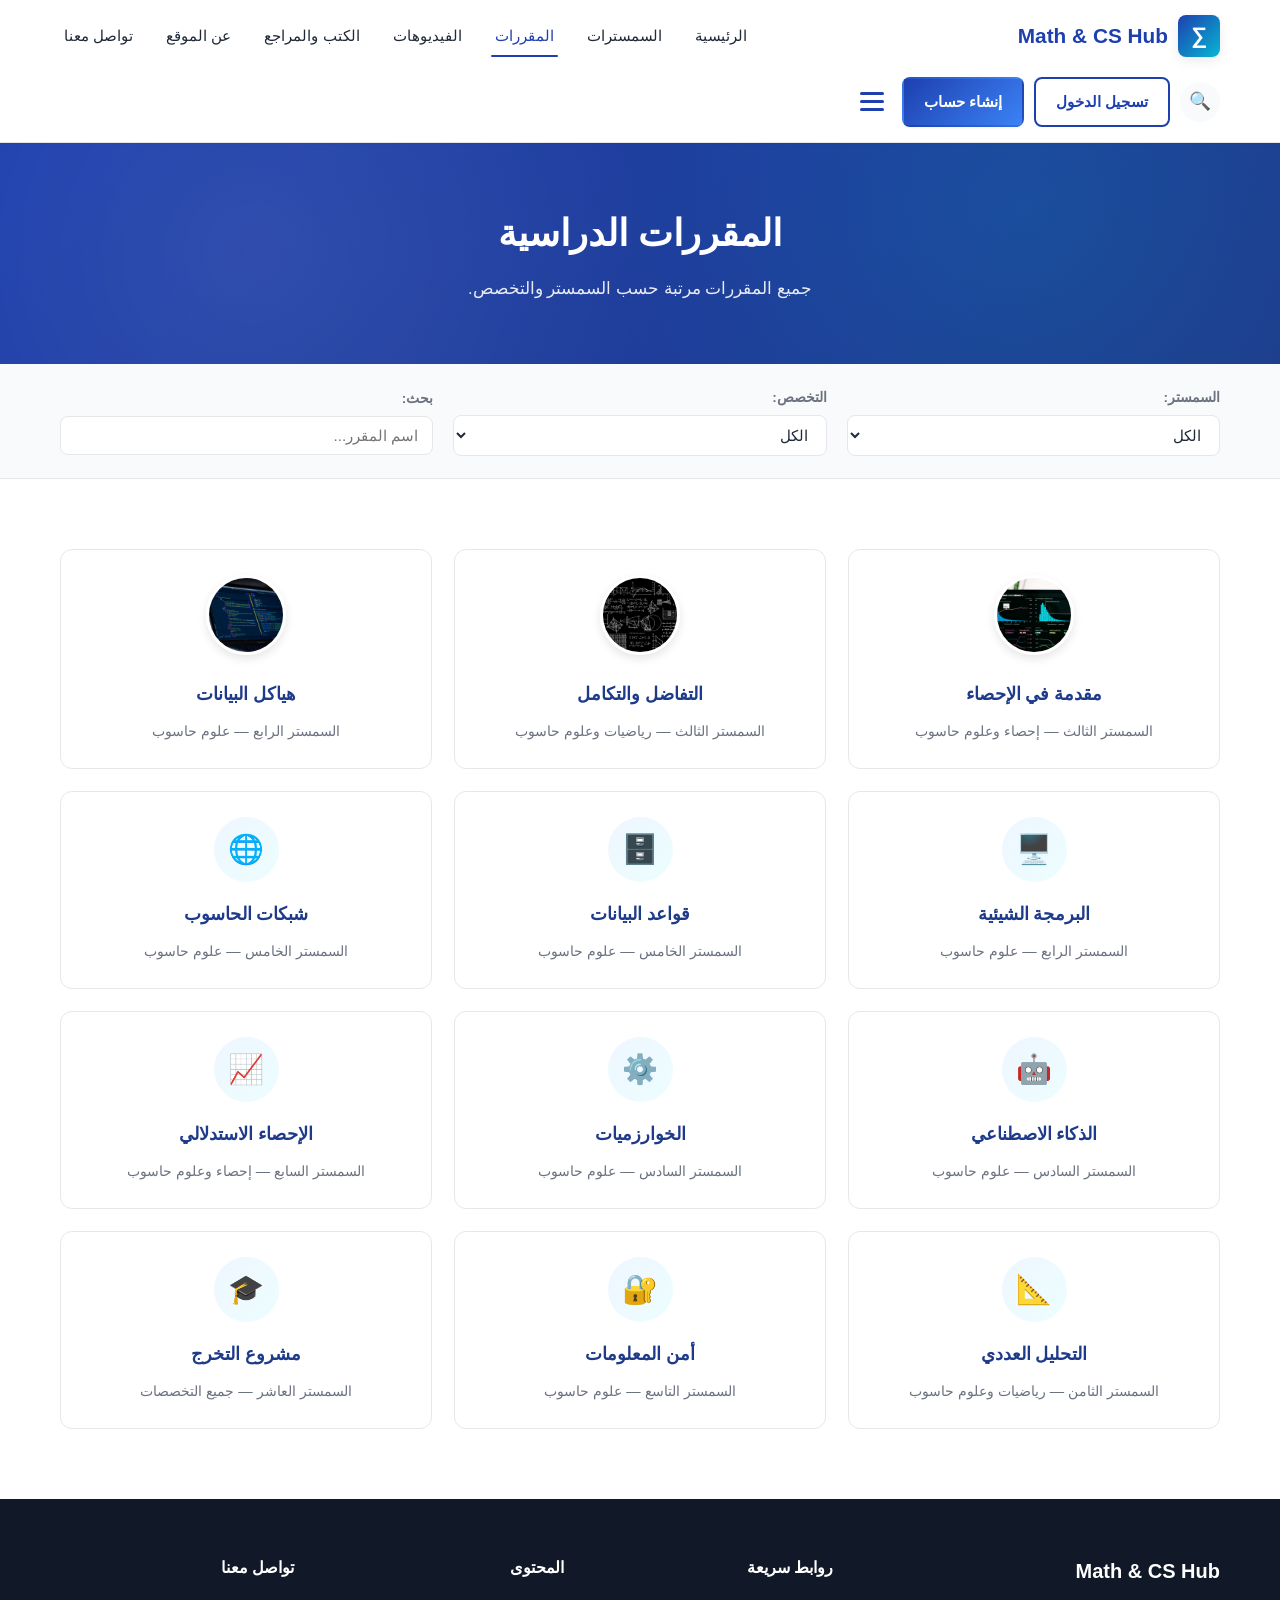
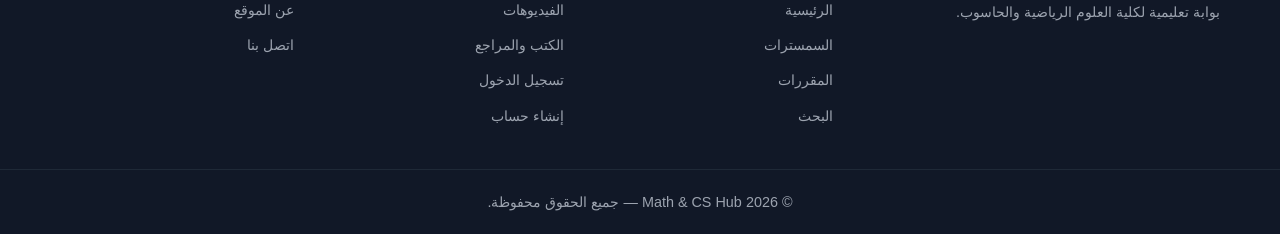
<file: courses.html>
<!DOCTYPE html>
<html lang="ar" dir="rtl">
<head>
    <meta charset="UTF-8">
    <meta name="viewport" content="width=device-width, initial-scale=1.0">
    <title>المقررات | Math & CS Hub</title>
    <link rel="stylesheet" href="assets/css/style.css">
</head>
<body>

    <!-- ==================== Navbar ==================== -->
    <header class="navbar">
        <div class="container nav-container">

            <a href="index.html" class="logo">
                <span class="logo-icon">∑</span>
                <span class="logo-text">Math & CS Hub</span>
            </a>

            <nav class="nav-links">
                <a href="index.html">الرئيسية</a>
                <a href="semesters.html">السمسترات</a>
                <a href="courses.html" class="active">المقررات</a>
                <a href="videos.html">الفيديوهات</a>
                <a href="books.html">الكتب والمراجع</a>
                <a href="about.html">عن الموقع</a>
                <a href="contact.html">تواصل معنا</a>
            </nav>

            <div class="nav-actions">
                <a href="search.html" class="icon-btn" title="بحث">🔍</a>
                <a href="login.html" class="btn btn-outline">تسجيل الدخول</a>
                <a href="register.html" class="btn btn-primary">إنشاء حساب</a>

                <!-- زرار الهامبرغر في المكان الصح -->
                <button class="hamburger" id="hamburger" aria-label="القائمة">
                    <span></span>
                    <span></span>
                    <span></span>
                </button>
            </div>

        </div>
    </header>

    <!-- ==================== Page Header ==================== -->
    <section class="page-header">
        <div class="container">
            <h1>المقررات الدراسية</h1>
            <p>جميع المقررات مرتبة حسب السمستر والتخصص.</p>
        </div>
    </section>

    <!-- ==================== Filter Bar ==================== -->
    <section class="filter-bar">
        <div class="container filter-content">

            <div class="filter-group">
                <label>السمستر:</label>
                <select id="filterSemester">
                    <option value="">الكل</option>
                    <option value="1">السمستر الأول</option>
                    <option value="2">السمستر الثاني</option>
                    <option value="3">السمستر الثالث</option>
                    <option value="4">السمستر الرابع</option>
                    <option value="5">السمستر الخامس</option>
                    <option value="6">السمستر السادس</option>
                    <option value="7">السمستر السابع</option>
                    <option value="8">السمستر الثامن</option>
                    <option value="9">السمستر التاسع</option>
                    <option value="10">السمستر العاشر</option>
                </select>
            </div>

            <div class="filter-group">
                <label>التخصص:</label>
                <select id="filterMajor">
                    <option value="">الكل</option>
                    <option value="stats">إحصاء وعلوم حاسوب</option>
                    <option value="math">رياضيات وعلوم حاسوب</option>
                    <option value="cs">علوم حاسوب</option>
                </select>
            </div>

            <div class="filter-group">
                <label>بحث:</label>
                <input type="text" id="filterSearch" placeholder="اسم المقرر...">
            </div>

        </div>
    </section>

    <!-- ==================== Courses Grid ==================== -->
    <section class="section">
        <div class="container">

            <div class="grid grid-3" id="coursesGrid">

                <!-- Card 1 -->
                <a href="course.html?id=1" class="card course-card" data-sem="3" data-major="stats">
                    <img src="assets/images/stats.jpg" alt="إحصاء" class="course-image">
                    <h3>مقدمة في الإحصاء</h3>
                    <p>السمستر الثالث — إحصاء وعلوم حاسوب</p>
                </a>

                <!-- Card 2 -->
                <a href="course.html?id=2" class="card course-card" data-sem="3" data-major="math">
                    <img src="assets/images/math.jpg" alt="رياضيات" class="course-image">
                    <h3>التفاضل والتكامل</h3>
                    <p>السمستر الثالث — رياضيات وعلوم حاسوب</p>
                </a>

                <!-- Card 3 -->
                <a href="course.html?id=3" class="card course-card" data-sem="4" data-major="cs">
                    <img src="assets/images/cs.jpg" alt="برمجة" class="course-image">
                    <h3>هياكل البيانات</h3>
                    <p>السمستر الرابع — علوم حاسوب</p>
                </a>

                <!-- Card 4 -->
                <a href="course.html?id=4" class="card course-card" data-sem="4" data-major="cs">
                    <div class="card-icon">🖥️</div>
                    <h3>البرمجة الشيئية</h3>
                    <p>السمستر الرابع — علوم حاسوب</p>
                </a>

                <!-- Card 5 -->
                <a href="course.html?id=5" class="card course-card" data-sem="5" data-major="cs">
                    <div class="card-icon">🗄️</div>
                    <h3>قواعد البيانات</h3>
                    <p>السمستر الخامس — علوم حاسوب</p>
                </a>

                <!-- Card 6 -->
                <a href="course.html?id=6" class="card course-card" data-sem="5" data-major="cs">
                    <div class="card-icon">🌐</div>
                    <h3>شبكات الحاسوب</h3>
                    <p>السمستر الخامس — علوم حاسوب</p>
                </a>

                <!-- Card 7 -->
                <a href="course.html?id=7" class="card course-card" data-sem="6" data-major="cs">
                    <div class="card-icon">🤖</div>
                    <h3>الذكاء الاصطناعي</h3>
                    <p>السمستر السادس — علوم حاسوب</p>
                </a>

                <!-- Card 8 -->
                <a href="course.html?id=8" class="card course-card" data-sem="6" data-major="cs">
                    <div class="card-icon">⚙️</div>
                    <h3>الخوارزميات</h3>
                    <p>السمستر السادس — علوم حاسوب</p>
                </a>

                <!-- Card 9 -->
                <a href="course.html?id=9" class="card course-card" data-sem="7" data-major="stats">
                    <div class="card-icon">📈</div>
                    <h3>الإحصاء الاستدلالي</h3>
                    <p>السمستر السابع — إحصاء وعلوم حاسوب</p>
                </a>

                <!-- Card 10 -->
                <a href="course.html?id=10" class="card course-card" data-sem="8" data-major="math">
                    <div class="card-icon">📐</div>
                    <h3>التحليل العددي</h3>
                    <p>السمستر الثامن — رياضيات وعلوم حاسوب</p>
                </a>

                <!-- Card 11 -->
                <a href="course.html?id=11" class="card course-card" data-sem="9" data-major="cs">
                    <div class="card-icon">🔐</div>
                    <h3>أمن المعلومات</h3>
                    <p>السمستر التاسع — علوم حاسوب</p>
                </a>

                <!-- Card 12 -->
                <a href="course.html?id=12" class="card course-card" data-sem="10" data-major="cs">
                    <div class="card-icon">🎓</div>
                    <h3>مشروع التخرج</h3>
                    <p>السمستر العاشر — جميع التخصصات</p>
                </a>

            </div>

            <p id="noResults" class="no-results">لا توجد نتائج مطابقة.</p>

        </div>
    </section>

    <!-- ==================== Footer ==================== -->
    <footer class="footer">
        <div class="container footer-grid">

            <div>
                <h3>Math & CS Hub</h3>
                <p>بوابة تعليمية لكلية العلوم الرياضية والحاسوب.</p>
            </div>

            <div>
                <h4>روابط سريعة</h4>
                <ul>
                    <li><a href="index.html">الرئيسية</a></li>
                    <li><a href="semesters.html">السمسترات</a></li>
                    <li><a href="courses.html">المقررات</a></li>
                    <li><a href="search.html">البحث</a></li>
                </ul>
            </div>

            <div>
                <h4>المحتوى</h4>
                <ul>
                    <li><a href="videos.html">الفيديوهات</a></li>
                    <li><a href="books.html">الكتب والمراجع</a></li>
                    <li><a href="login.html">تسجيل الدخول</a></li>
                    <li><a href="register.html">إنشاء حساب</a></li>
                </ul>
            </div>

            <div>
                <h4>تواصل معنا</h4>
                <ul>
                    <li><a href="about.html">عن الموقع</a></li>
                    <li><a href="contact.html">اتصل بنا</a></li>
                </ul>
            </div>

        </div>

        <div class="footer-bottom">
            <p>© 2026 Math & CS Hub — جميع الحقوق محفوظة.</p>
        </div>
    </footer>

    <script src="assets/js/main.js"></script>
</body>
</html>
</file>
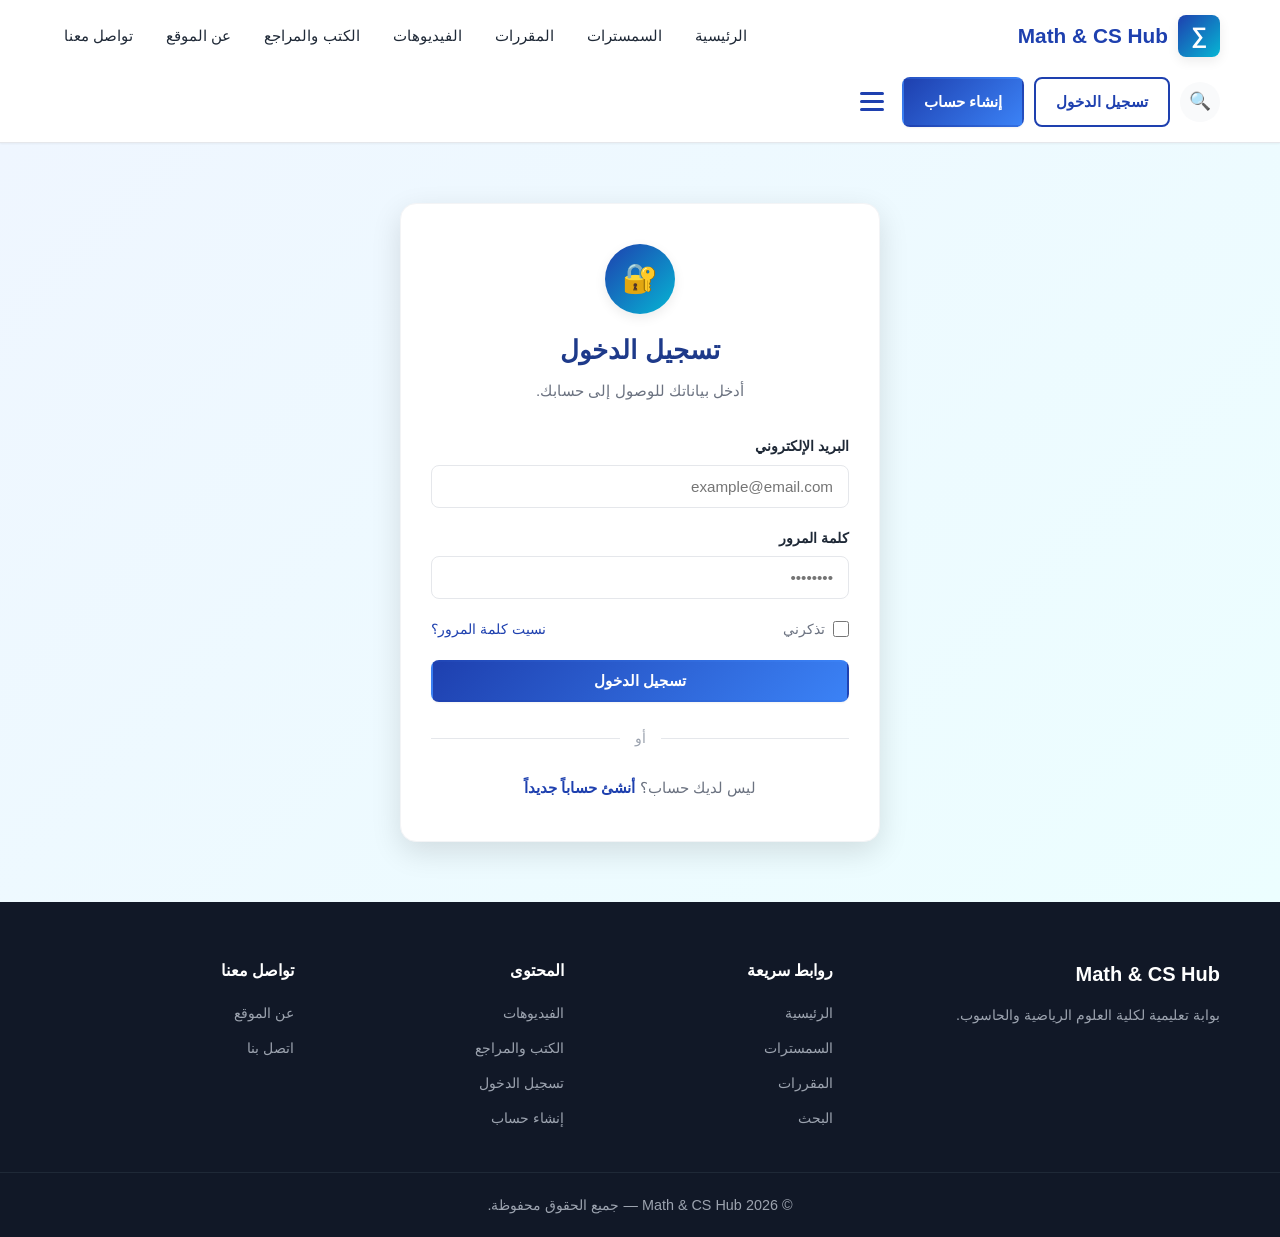
<file: login.html>
<!DOCTYPE html>
<html lang="ar" dir="rtl">
<head>
    <meta charset="UTF-8">
    <meta name="viewport" content="width=device-width, initial-scale=1.0">
    <title>تسجيل الدخول | Math & CS Hub</title>
    <link rel="stylesheet" href="assets/css/style.css">
</head>
<body>

    <!-- ==================== Navbar ==================== -->
    <header class="navbar">
        <div class="container nav-container">

            <a href="index.html" class="logo">
                <span class="logo-icon">∑</span>
                <span class="logo-text">Math & CS Hub</span>
            </a>

            <nav class="nav-links">
                <a href="index.html">الرئيسية</a>
                <a href="semesters.html">السمسترات</a>
                <a href="courses.html">المقررات</a>
                <a href="videos.html">الفيديوهات</a>
                <a href="books.html">الكتب والمراجع</a>
                <a href="about.html">عن الموقع</a>
                <a href="contact.html">تواصل معنا</a>
            </nav>

            <div class="nav-actions">
                <a href="search.html" class="icon-btn" title="بحث">🔍</a>
                <a href="login.html" class="btn btn-outline active">تسجيل الدخول</a>
                <a href="register.html" class="btn btn-primary">إنشاء حساب</a>

                <button class="hamburger" id="hamburger" aria-label="القائمة">
                    <span></span>
                    <span></span>
                    <span></span>
                </button>
            </div>

        </div>
    </header>

    <!-- ==================== Auth Section ==================== -->
    <section class="auth-section">
        <div class="auth-container">

            <div class="auth-box">

                <div class="auth-header">
                    <div class="auth-icon">🔐</div>
                    <h1>تسجيل الدخول</h1>
                    <p>أدخل بياناتك للوصول إلى حسابك.</p>
                </div>

                <form class="auth-form" action="#" method="post">

                    <div class="form-group">
                        <label for="email">البريد الإلكتروني</label>
                        <input type="email" id="email" name="email" placeholder="example@email.com" required>
                    </div>

                    <div class="form-group">
                        <label for="password">كلمة المرور</label>
                        <input type="password" id="password" name="password" placeholder="••••••••" required>
                    </div>

                    <div class="form-options">
                        <label class="checkbox-label">
                            <input type="checkbox" name="remember">
                            <span>تذكرني</span>
                        </label>
                        <a href="#" class="forgot-link">نسيت كلمة المرور؟</a>
                    </div>

                    <button type="submit" class="btn btn-primary btn-block">تسجيل الدخول</button>

                </form>

                <div class="auth-divider">
                    <span>أو</span>
                </div>

                <div class="auth-footer">
                    <p>ليس لديك حساب؟ <a href="register.html">أنشئ حساباً جديداً</a></p>
                </div>

            </div>

        </div>
    </section>

    <!-- ==================== Footer ==================== -->
    <footer class="footer">
        <div class="container footer-grid">

            <div>
                <h3>Math & CS Hub</h3>
                <p>بوابة تعليمية لكلية العلوم الرياضية والحاسوب.</p>
            </div>

            <div>
                <h4>روابط سريعة</h4>
                <ul>
                    <li><a href="index.html">الرئيسية</a></li>
                    <li><a href="semesters.html">السمسترات</a></li>
                    <li><a href="courses.html">المقررات</a></li>
                    <li><a href="search.html">البحث</a></li>
                </ul>
            </div>

            <div>
                <h4>المحتوى</h4>
                <ul>
                    <li><a href="videos.html">الفيديوهات</a></li>
                    <li><a href="books.html">الكتب والمراجع</a></li>
                    <li><a href="login.html">تسجيل الدخول</a></li>
                    <li><a href="register.html">إنشاء حساب</a></li>
                </ul>
            </div>

            <div>
                <h4>تواصل معنا</h4>
                <ul>
                    <li><a href="about.html">عن الموقع</a></li>
                    <li><a href="contact.html">اتصل بنا</a></li>
                </ul>
            </div>

        </div>

        <div class="footer-bottom">
            <p>© 2026 Math & CS Hub — جميع الحقوق محفوظة.</p>
        </div>
    </footer>

    <script src="assets/js/main.js"></script>
</body>
</html>
</file>
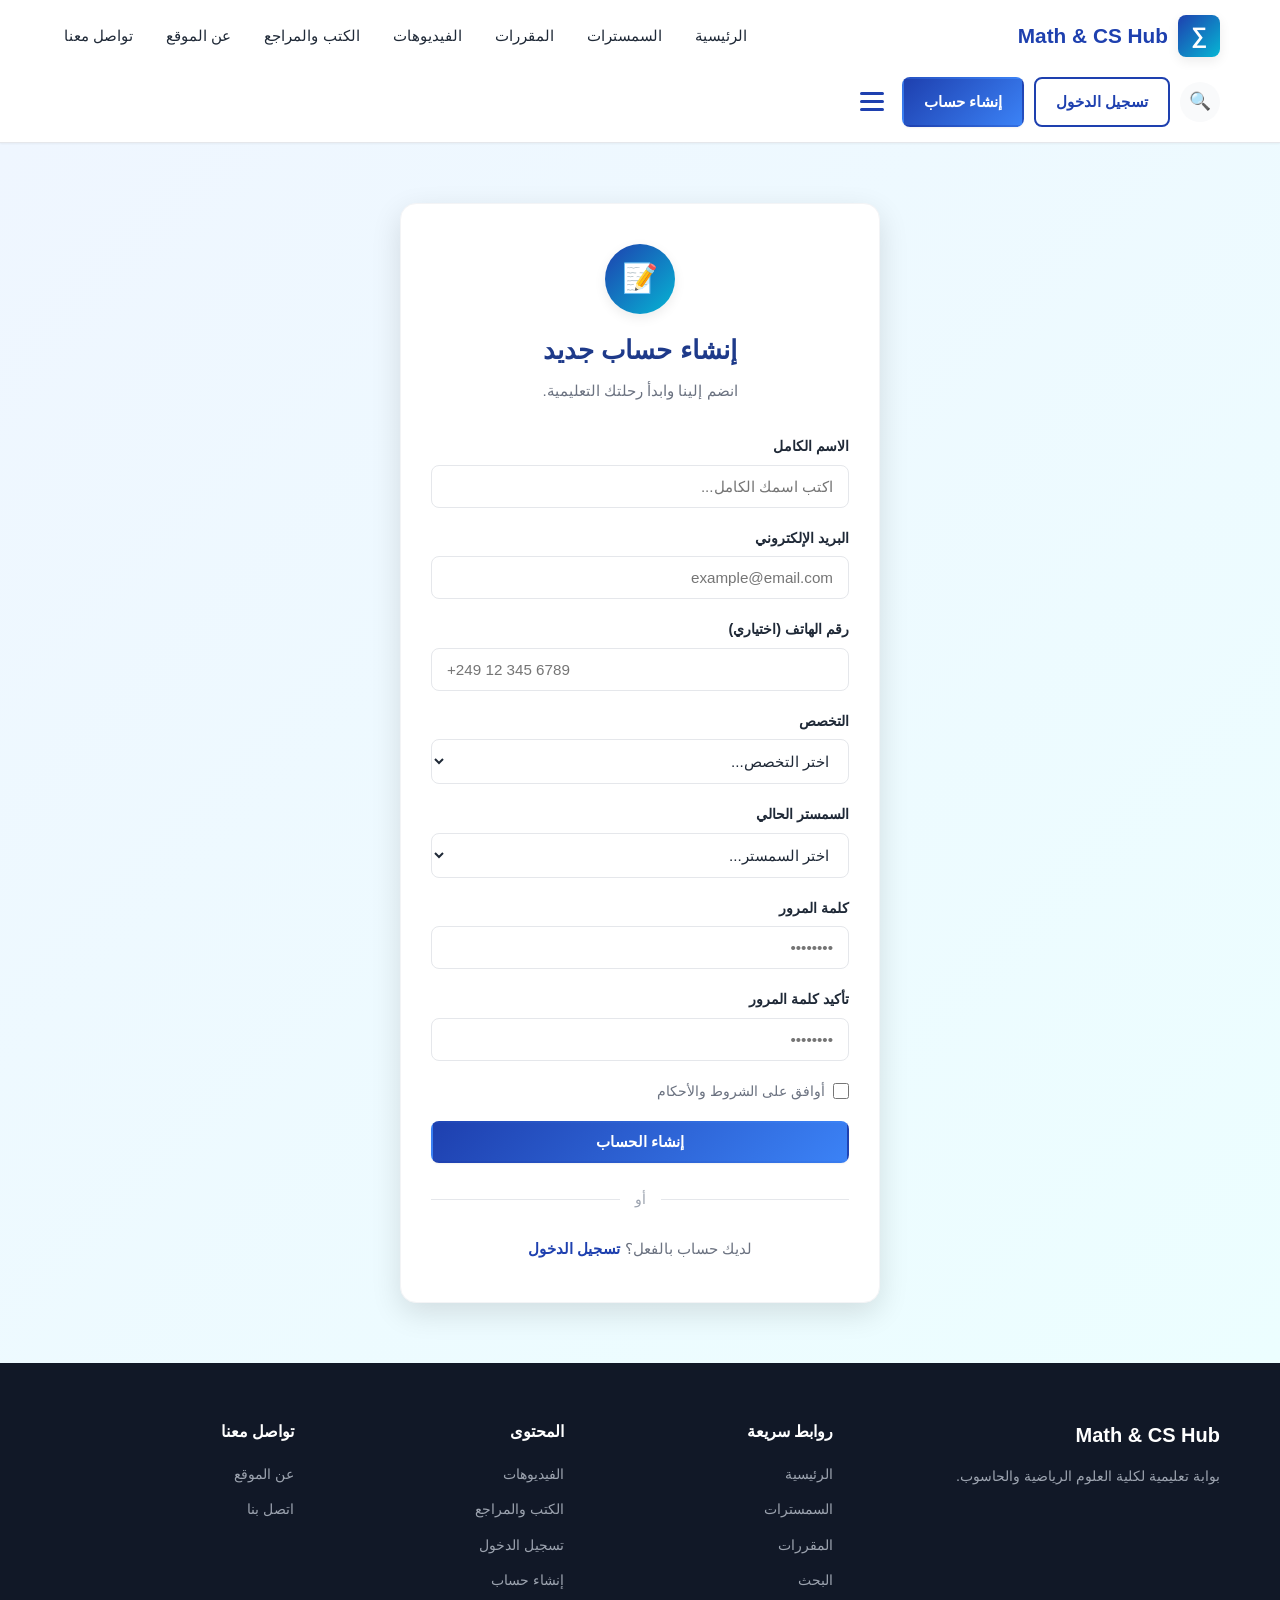
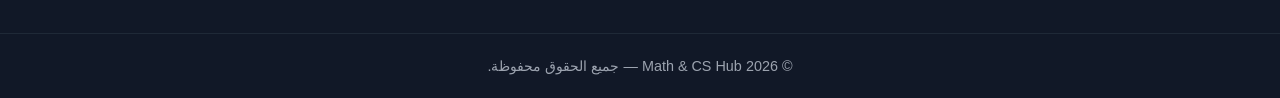
<file: register.html>
<!DOCTYPE html>
<html lang="ar" dir="rtl">
<head>
    <meta charset="UTF-8">
    <meta name="viewport" content="width=device-width, initial-scale=1.0">
    <title>إنشاء حساب | Math & CS Hub</title>
    <link rel="stylesheet" href="assets/css/style.css">
</head>
<body>

    <!-- ==================== Navbar ==================== -->
    <header class="navbar">
        <div class="container nav-container">

            <a href="index.html" class="logo">
                <span class="logo-icon">∑</span>
                <span class="logo-text">Math & CS Hub</span>
            </a>

            <nav class="nav-links">
                <a href="index.html">الرئيسية</a>
                <a href="semesters.html">السمسترات</a>
                <a href="courses.html">المقررات</a>
                <a href="videos.html">الفيديوهات</a>
                <a href="books.html">الكتب والمراجع</a>
                <a href="about.html">عن الموقع</a>
                <a href="contact.html">تواصل معنا</a>
            </nav>

            <div class="nav-actions">
                <a href="search.html" class="icon-btn" title="بحث">🔍</a>
                <a href="login.html" class="btn btn-outline">تسجيل الدخول</a>
                <a href="register.html" class="btn btn-primary active">إنشاء حساب</a>

                <button class="hamburger" id="hamburger" aria-label="القائمة">
                    <span></span>
                    <span></span>
                    <span></span>
                </button>
            </div>

        </div>
    </header>

    <!-- ==================== Auth Section ==================== -->
    <section class="auth-section">
        <div class="auth-container">

            <div class="auth-box">

                <div class="auth-header">
                    <div class="auth-icon">📝</div>
                    <h1>إنشاء حساب جديد</h1>
                    <p>انضم إلينا وابدأ رحلتك التعليمية.</p>
                </div>

                <form class="auth-form" action="#" method="post">

                    <div class="form-group">
                        <label for="fullname">الاسم الكامل</label>
                        <input type="text" id="fullname" name="fullname" placeholder="اكتب اسمك الكامل..." required>
                    </div>

                    <div class="form-group">
                        <label for="email">البريد الإلكتروني</label>
                        <input type="email" id="email" name="email" placeholder="example@email.com" required>
                    </div>

                    <div class="form-group">
                        <label for="phone">رقم الهاتف (اختياري)</label>
                        <input type="tel" id="phone" name="phone" placeholder="+249 12 345 6789">
                    </div>

                    <div class="form-group">
                        <label for="major">التخصص</label>
                        <select id="major" name="major" required>
                            <option value="">اختر التخصص...</option>
                            <option value="stats">إحصاء وعلوم حاسوب</option>
                            <option value="math">رياضيات وعلوم حاسوب</option>
                            <option value="cs">علوم حاسوب</option>
                        </select>
                    </div>

                    <div class="form-group">
                        <label for="semester">السمستر الحالي</label>
                        <select id="semester" name="semester" required>
                            <option value="">اختر السمستر...</option>
                            <option value="1">السمستر الأول</option>
                            <option value="2">السمستر الثاني</option>
                            <option value="3">السمستر الثالث</option>
                            <option value="4">السمستر الرابع</option>
                            <option value="5">السمستر الخامس</option>
                            <option value="6">السمستر السادس</option>
                            <option value="7">السمستر السابع</option>
                            <option value="8">السمستر الثامن</option>
                            <option value="9">السمستر التاسع</option>
                            <option value="10">السمستر العاشر</option>
                        </select>
                    </div>

                    <div class="form-group">
                        <label for="password">كلمة المرور</label>
                        <input type="password" id="password" name="password" placeholder="••••••••" required>
                    </div>

                    <div class="form-group">
                        <label for="confirm_password">تأكيد كلمة المرور</label>
                        <input type="password" id="confirm_password" name="confirm_password" placeholder="••••••••" required>
                    </div>

                    <div class="form-options">
                        <label class="checkbox-label">
                            <input type="checkbox" name="terms" required>
                            <span>أوافق على <a href="#">الشروط والأحكام</a></span>
                        </label>
                    </div>

                    <button type="submit" class="btn btn-primary btn-block">إنشاء الحساب</button>

                </form>

                <div class="auth-divider">
                    <span>أو</span>
                </div>

                <div class="auth-footer">
                    <p>لديك حساب بالفعل؟ <a href="login.html">تسجيل الدخول</a></p>
                </div>

            </div>

        </div>
    </section>

    <!-- ==================== Footer ==================== -->
    <footer class="footer">
        <div class="container footer-grid">

            <div>
                <h3>Math & CS Hub</h3>
                <p>بوابة تعليمية لكلية العلوم الرياضية والحاسوب.</p>
            </div>

            <div>
                <h4>روابط سريعة</h4>
                <ul>
                    <li><a href="index.html">الرئيسية</a></li>
                    <li><a href="semesters.html">السمسترات</a></li>
                    <li><a href="courses.html">المقررات</a></li>
                    <li><a href="search.html">البحث</a></li>
                </ul>
            </div>

            <div>
                <h4>المحتوى</h4>
                <ul>
                    <li><a href="videos.html">الفيديوهات</a></li>
                    <li><a href="books.html">الكتب والمراجع</a></li>
                    <li><a href="login.html">تسجيل الدخول</a></li>
                    <li><a href="register.html">إنشاء حساب</a></li>
                </ul>
            </div>

            <div>
                <h4>تواصل معنا</h4>
                <ul>
                    <li><a href="about.html">عن الموقع</a></li>
                    <li><a href="contact.html">اتصل بنا</a></li>
                </ul>
            </div>

        </div>

        <div class="footer-bottom">
            <p>© 2026 Math & CS Hub — جميع الحقوق محفوظة.</p>
        </div>
    </footer>

    <script src="assets/js/main.js"></script>
</body>
</html>
</file>
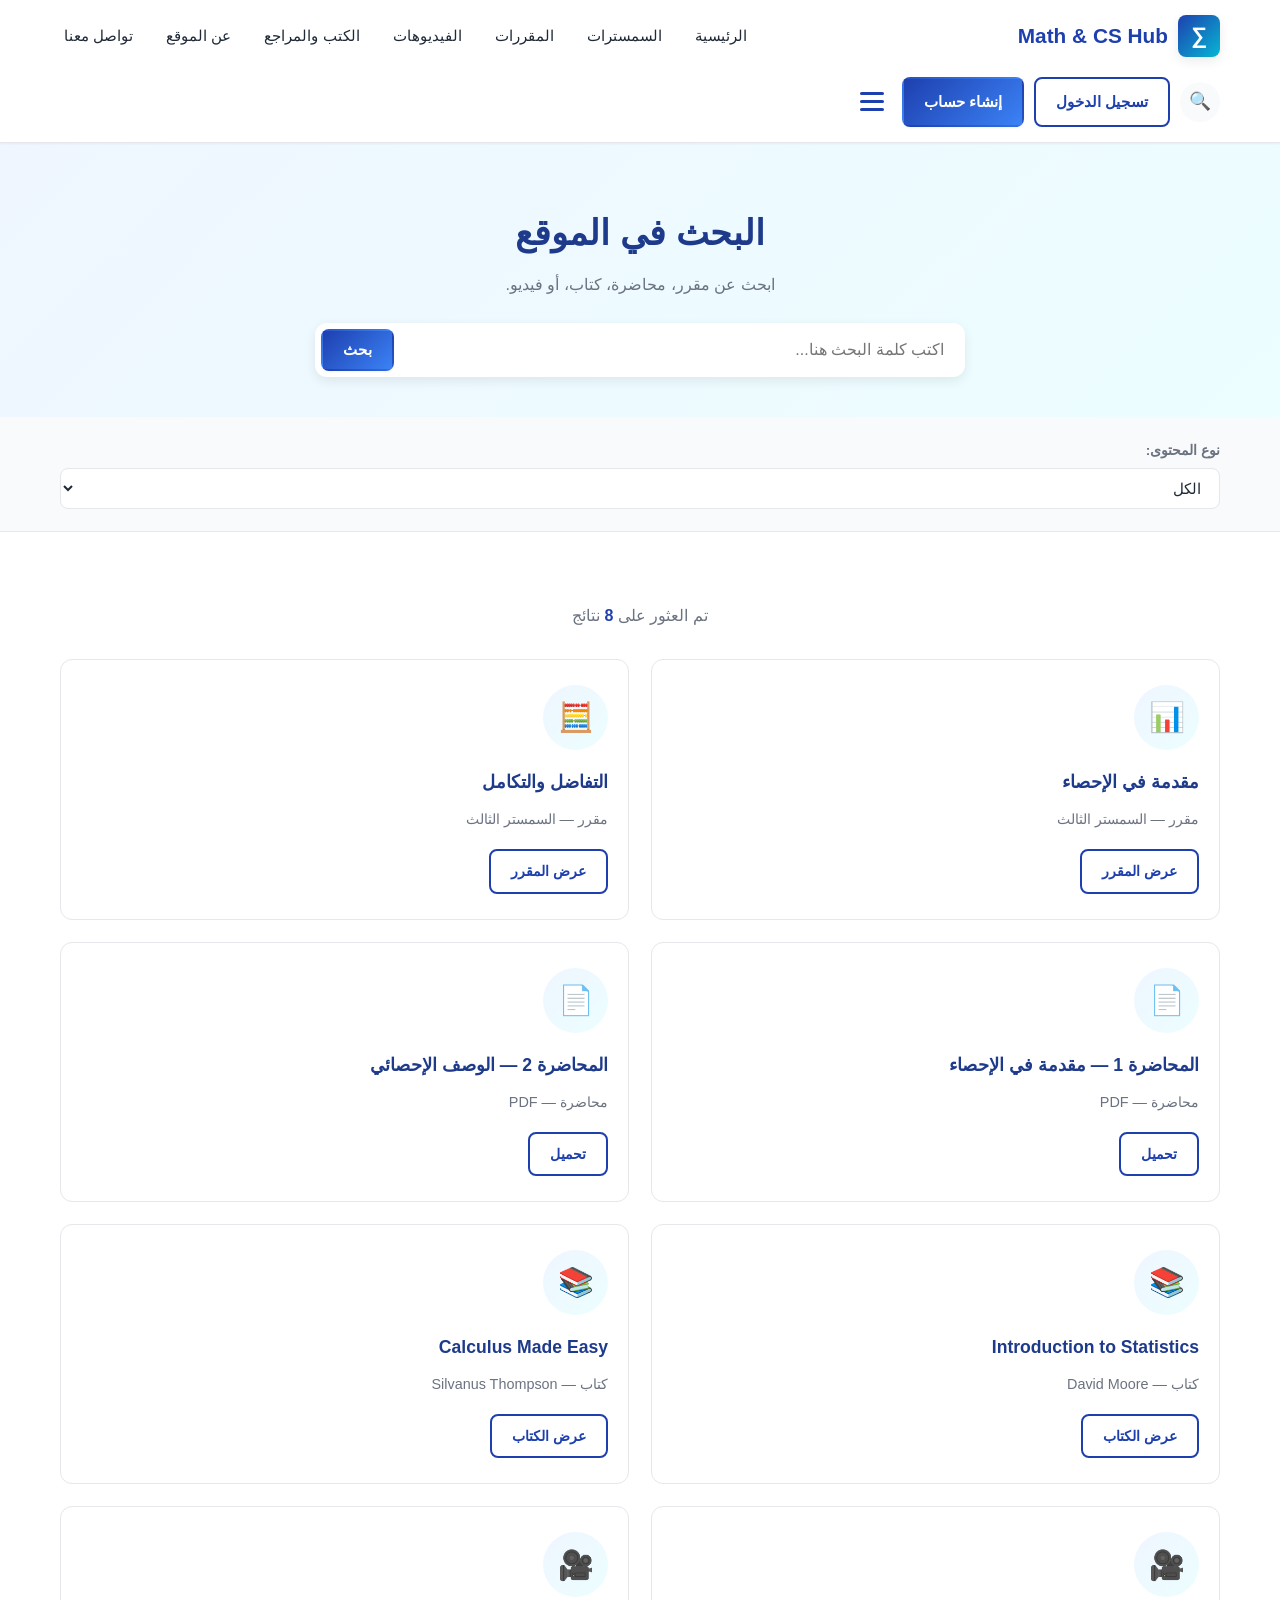
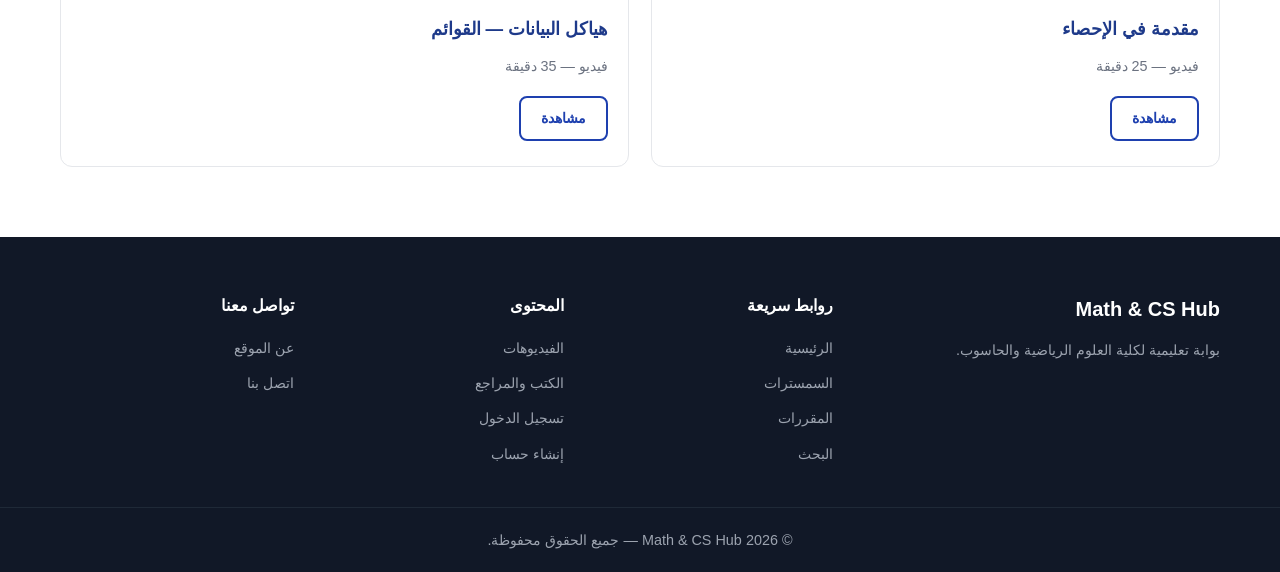
<file: search.html>
<!DOCTYPE html>
<html lang="ar" dir="rtl">
<head>
    <meta charset="UTF-8">
    <meta name="viewport" content="width=device-width, initial-scale=1.0">
    <title>البحث | Math & CS Hub</title>
    <link rel="stylesheet" href="assets/css/style.css">
</head>
<body>

    <!-- ==================== Navbar ==================== -->
    <header class="navbar">
        <div class="container nav-container">

            <a href="index.html" class="logo">
                <span class="logo-icon">∑</span>
                <span class="logo-text">Math & CS Hub</span>
            </a>

            <nav class="nav-links">
                <a href="index.html">الرئيسية</a>
                <a href="semesters.html">السمسترات</a>
                <a href="courses.html">المقررات</a>
                <a href="videos.html">الفيديوهات</a>
                <a href="books.html">الكتب والمراجع</a>
                <a href="about.html">عن الموقع</a>
                <a href="contact.html">تواصل معنا</a>
            </nav>

            <div class="nav-actions">
                <a href="search.html" class="icon-btn active" title="بحث">🔍</a>
                <a href="login.html" class="btn btn-outline">تسجيل الدخول</a>
                <a href="register.html" class="btn btn-primary">إنشاء حساب</a>

                <button class="hamburger" id="hamburger" aria-label="القائمة">
                    <span></span>
                    <span></span>
                    <span></span>
                </button>
            </div>

        </div>
    </header>

    <!-- ==================== Search Header ==================== -->
    <section class="search-header">
        <div class="container">
            <h1>البحث في الموقع</h1>
            <p>ابحث عن مقرر، محاضرة، كتاب، أو فيديو.</p>

            <form class="search-form" action="search.html" method="get">
                <input type="text" name="q" id="searchInput" placeholder="اكتب كلمة البحث هنا...">
                <button type="submit" class="btn btn-primary">بحث</button>
            </form>
        </div>
    </section>

    <!-- ==================== Filter Bar ==================== -->
    <section class="filter-bar">
        <div class="container filter-content">
            <div class="filter-group">
                <label>نوع المحتوى:</label>
                <select id="filterType">
                    <option value="">الكل</option>
                    <option value="course">مقررات</option>
                    <option value="lecture">محاضرات</option>
                    <option value="book">كتب</option>
                    <option value="video">فيديوهات</option>
                </select>
            </div>
        </div>
    </section>

    <!-- ==================== Search Results ==================== -->
    <section class="section">
        <div class="container">

            <p class="search-info">تم العثور على <strong>8</strong> نتائج</p>

            <div class="grid grid-2" id="resultsGrid">

                <div class="card result-card" data-type="course">
                    <div class="card-icon">📊</div>
                    <h3>مقدمة في الإحصاء</h3>
                    <p>مقرر — السمستر الثالث</p>
                    <a href="course.html?id=1" class="btn btn-outline">عرض المقرر</a>
                </div>

                <div class="card result-card" data-type="course">
                    <div class="card-icon">🧮</div>
                    <h3>التفاضل والتكامل</h3>
                    <p>مقرر — السمستر الثالث</p>
                    <a href="course.html?id=2" class="btn btn-outline">عرض المقرر</a>
                </div>

                <div class="card result-card" data-type="lecture">
                    <div class="card-icon">📄</div>
                    <h3>المحاضرة 1 — مقدمة في الإحصاء</h3>
                    <p>محاضرة — PDF</p>
                    <a href="#" class="btn btn-outline">تحميل</a>
                </div>

                <div class="card result-card" data-type="lecture">
                    <div class="card-icon">📄</div>
                    <h3>المحاضرة 2 — الوصف الإحصائي</h3>
                    <p>محاضرة — PDF</p>
                    <a href="#" class="btn btn-outline">تحميل</a>
                </div>

                <div class="card result-card" data-type="book">
                    <div class="card-icon">📚</div>
                    <h3>Introduction to Statistics</h3>
                    <p>كتاب — David Moore</p>
                    <a href="books.html" class="btn btn-outline">عرض الكتاب</a>
                </div>

                <div class="card result-card" data-type="book">
                    <div class="card-icon">📚</div>
                    <h3>Calculus Made Easy</h3>
                    <p>كتاب — Silvanus Thompson</p>
                    <a href="books.html" class="btn btn-outline">عرض الكتاب</a>
                </div>

                <div class="card result-card" data-type="video">
                    <div class="card-icon">🎥</div>
                    <h3>مقدمة في الإحصاء</h3>
                    <p>فيديو — 25 دقيقة</p>
                    <a href="videos.html" class="btn btn-outline">مشاهدة</a>
                </div>

                <div class="card result-card" data-type="video">
                    <div class="card-icon">🎥</div>
                    <h3>هياكل البيانات — القوائم</h3>
                    <p>فيديو — 35 دقيقة</p>
                    <a href="videos.html" class="btn btn-outline">مشاهدة</a>
                </div>

            </div>

            <p id="noResults" class="no-results">لا توجد نتائج مطابقة.</p>

        </div>
    </section>

    <!-- ==================== Footer ==================== -->
    <footer class="footer">
        <div class="container footer-grid">

            <div>
                <h3>Math & CS Hub</h3>
                <p>بوابة تعليمية لكلية العلوم الرياضية والحاسوب.</p>
            </div>

            <div>
                <h4>روابط سريعة</h4>
                <ul>
                    <li><a href="index.html">الرئيسية</a></li>
                    <li><a href="semesters.html">السمسترات</a></li>
                    <li><a href="courses.html">المقررات</a></li>
                    <li><a href="search.html">البحث</a></li>
                </ul>
            </div>

            <div>
                <h4>المحتوى</h4>
                <ul>
                    <li><a href="videos.html">الفيديوهات</a></li>
                    <li><a href="books.html">الكتب والمراجع</a></li>
                    <li><a href="login.html">تسجيل الدخول</a></li>
                    <li><a href="register.html">إنشاء حساب</a></li>
                </ul>
            </div>

            <div>
                <h4>تواصل معنا</h4>
                <ul>
                    <li><a href="about.html">عن الموقع</a></li>
                    <li><a href="contact.html">اتصل بنا</a></li>
                </ul>
            </div>

        </div>

        <div class="footer-bottom">
            <p>© 2026 Math & CS Hub — جميع الحقوق محفوظة.</p>
        </div>
    </footer>

    <script src="assets/js/main.js"></script>
</body>
</html>
</file>
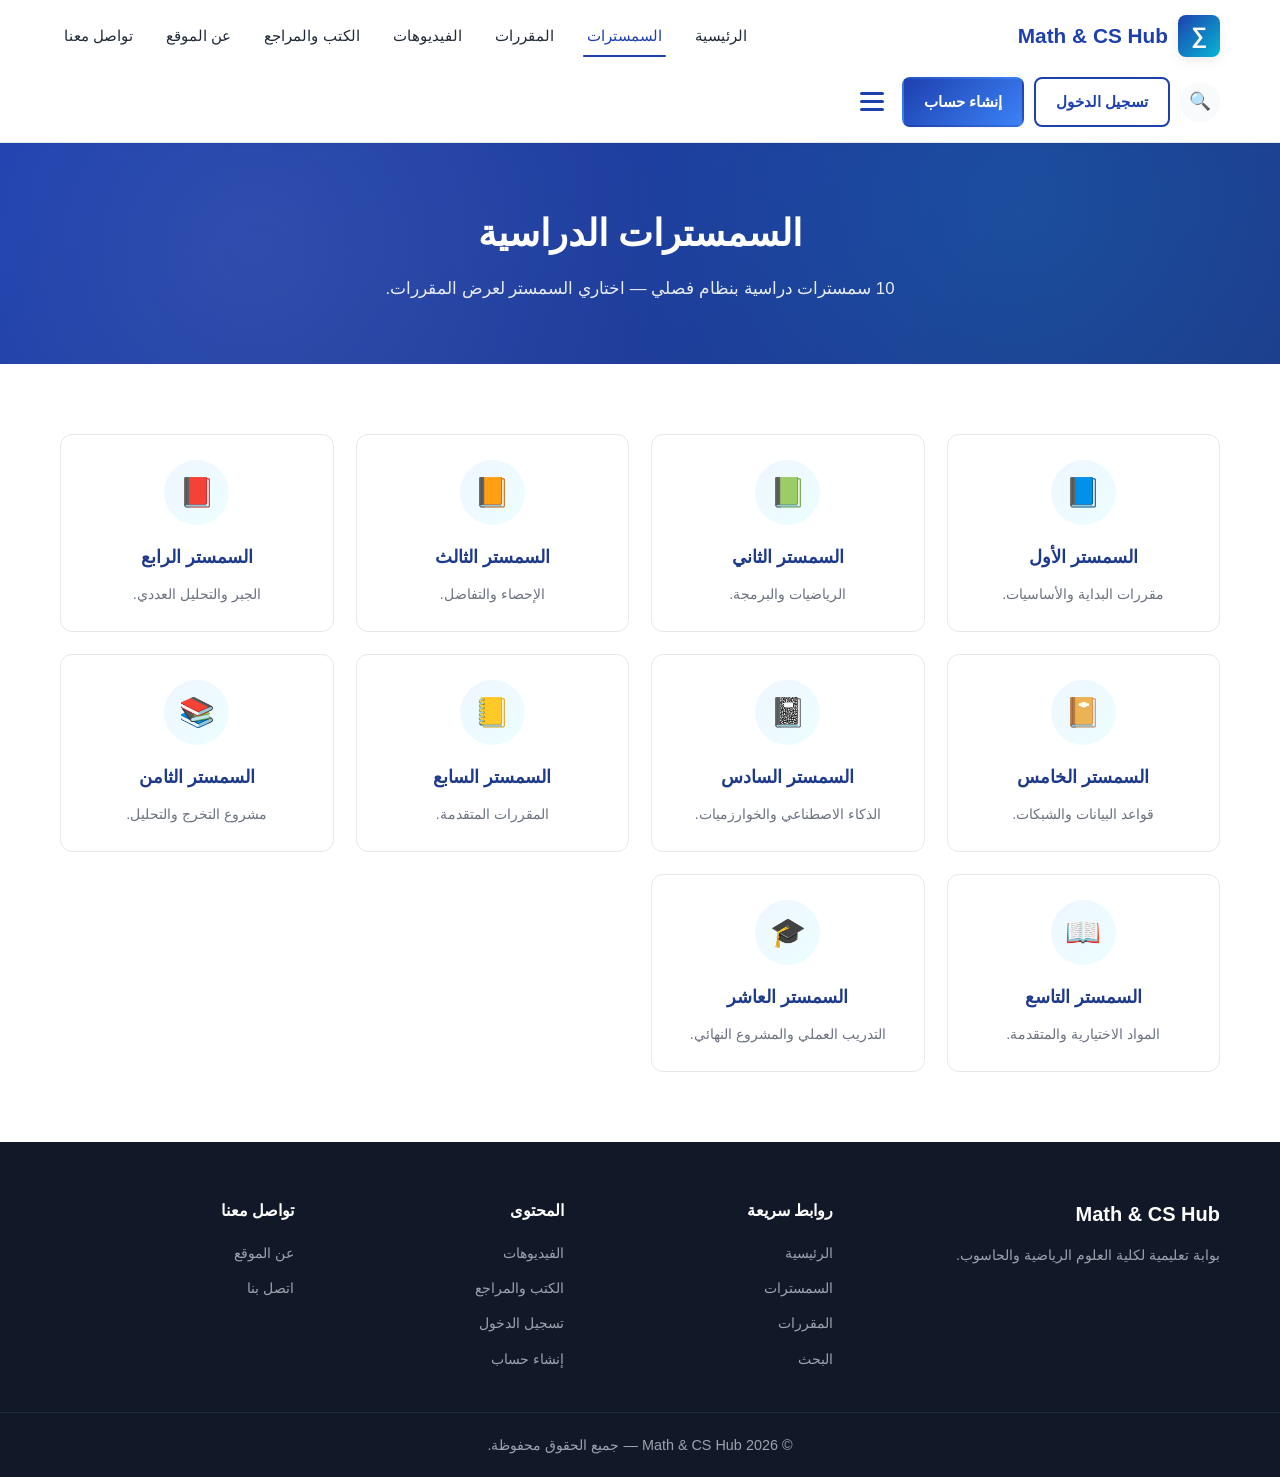
<file: semesters.html>
<!DOCTYPE html>
<html lang="ar" dir="rtl">
<head>
    <meta charset="UTF-8">
    <meta name="viewport" content="width=device-width, initial-scale=1.0">
    <title>السمسترات | Math & CS Hub</title>
    <link rel="stylesheet" href="assets/css/style.css">
</head>
<body>

    <!-- ==================== Navbar ==================== -->
    <header class="navbar">
        <div class="container nav-container">

            <a href="index.html" class="logo">
                <span class="logo-icon">∑</span>
                <span class="logo-text">Math & CS Hub</span>
            </a>

            <nav class="nav-links">
                <a href="index.html">الرئيسية</a>
                <a href="semesters.html" class="active">السمسترات</a>
                <a href="courses.html">المقررات</a>
                <a href="videos.html">الفيديوهات</a>
                <a href="books.html">الكتب والمراجع</a>
                <a href="about.html">عن الموقع</a>
                <a href="contact.html">تواصل معنا</a>
            </nav>

            <div class="nav-actions">
                <a href="search.html" class="icon-btn" title="بحث">🔍</a>
                <a href="login.html" class="btn btn-outline">تسجيل الدخول</a>
                <a href="register.html" class="btn btn-primary">إنشاء حساب</a>

                <!-- الزرار في مكانه الصح -->
                <button class="hamburger" id="hamburger" aria-label="القائمة">
                    <span></span>
                    <span></span>
                    <span></span>
                </button>
            </div>

        </div>
    </header>

    <!-- ==================== Page Header ==================== -->
    <section class="page-header">
        <div class="container">
            <h1>السمسترات الدراسية</h1>
            <p>10 سمسترات دراسية بنظام فصلي — اختاري السمستر لعرض المقررات.</p>
        </div>
    </section>

    <!-- ==================== Semesters Grid ==================== -->
    <section class="section">
        <div class="container">

            <div class="grid grid-4">
                <a href="courses.html?sem=1" class="card"><div class="card-icon">📘</div><h3>السمستر الأول</h3><p>مقررات البداية والأساسيات.</p></a>
                <a href="courses.html?sem=2" class="card"><div class="card-icon">📗</div><h3>السمستر الثاني</h3><p>الرياضيات والبرمجة.</p></a>
                <a href="courses.html?sem=3" class="card"><div class="card-icon">📙</div><h3>السمستر الثالث</h3><p>الإحصاء والتفاضل.</p></a>
                <a href="courses.html?sem=4" class="card"><div class="card-icon">📕</div><h3>السمستر الرابع</h3><p>الجبر والتحليل العددي.</p></a>
                <a href="courses.html?sem=5" class="card"><div class="card-icon">📔</div><h3>السمستر الخامس</h3><p>قواعد البيانات والشبكات.</p></a>
                <a href="courses.html?sem=6" class="card"><div class="card-icon">📓</div><h3>السمستر السادس</h3><p>الذكاء الاصطناعي والخوارزميات.</p></a>
                <a href="courses.html?sem=7" class="card"><div class="card-icon">📒</div><h3>السمستر السابع</h3><p>المقررات المتقدمة.</p></a>
                <a href="courses.html?sem=8" class="card"><div class="card-icon">📚</div><h3>السمستر الثامن</h3><p>مشروع التخرج والتحليل.</p></a>
                <a href="courses.html?sem=9" class="card"><div class="card-icon">📖</div><h3>السمستر التاسع</h3><p>المواد الاختيارية والمتقدمة.</p></a>
                <a href="courses.html?sem=10" class="card"><div class="card-icon">🎓</div><h3>السمستر العاشر</h3><p>التدريب العملي والمشروع النهائي.</p></a>
            </div>

        </div>
    </section>

    <!-- ==================== Footer ==================== -->
    <footer class="footer">
        <div class="container footer-grid">

            <div>
                <h3>Math & CS Hub</h3>
                <p>بوابة تعليمية لكلية العلوم الرياضية والحاسوب.</p>
            </div>

            <div>
                <h4>روابط سريعة</h4>
                <ul>
                    <li><a href="index.html">الرئيسية</a></li>
                    <li><a href="semesters.html">السمسترات</a></li>
                    <li><a href="courses.html">المقررات</a></li>
                    <li><a href="search.html">البحث</a></li>
                </ul>
            </div>

            <div>
                <h4>المحتوى</h4>
                <ul>
                    <li><a href="videos.html">الفيديوهات</a></li>
                    <li><a href="books.html">الكتب والمراجع</a></li>
                    <li><a href="login.html">تسجيل الدخول</a></li>
                    <li><a href="register.html">إنشاء حساب</a></li>
                </ul>
            </div>

            <div>
                <h4>تواصل معنا</h4>
                <ul>
                    <li><a href="about.html">عن الموقع</a></li>
                    <li><a href="contact.html">اتصل بنا</a></li>
                </ul>
            </div>

        </div>

        <div class="footer-bottom">
            <p>© 2026 Math & CS Hub — جميع الحقوق محفوظة.</p>
        </div>
    </footer>

    <script src="assets/js/main.js"></script>
</body>
</html>
</file>
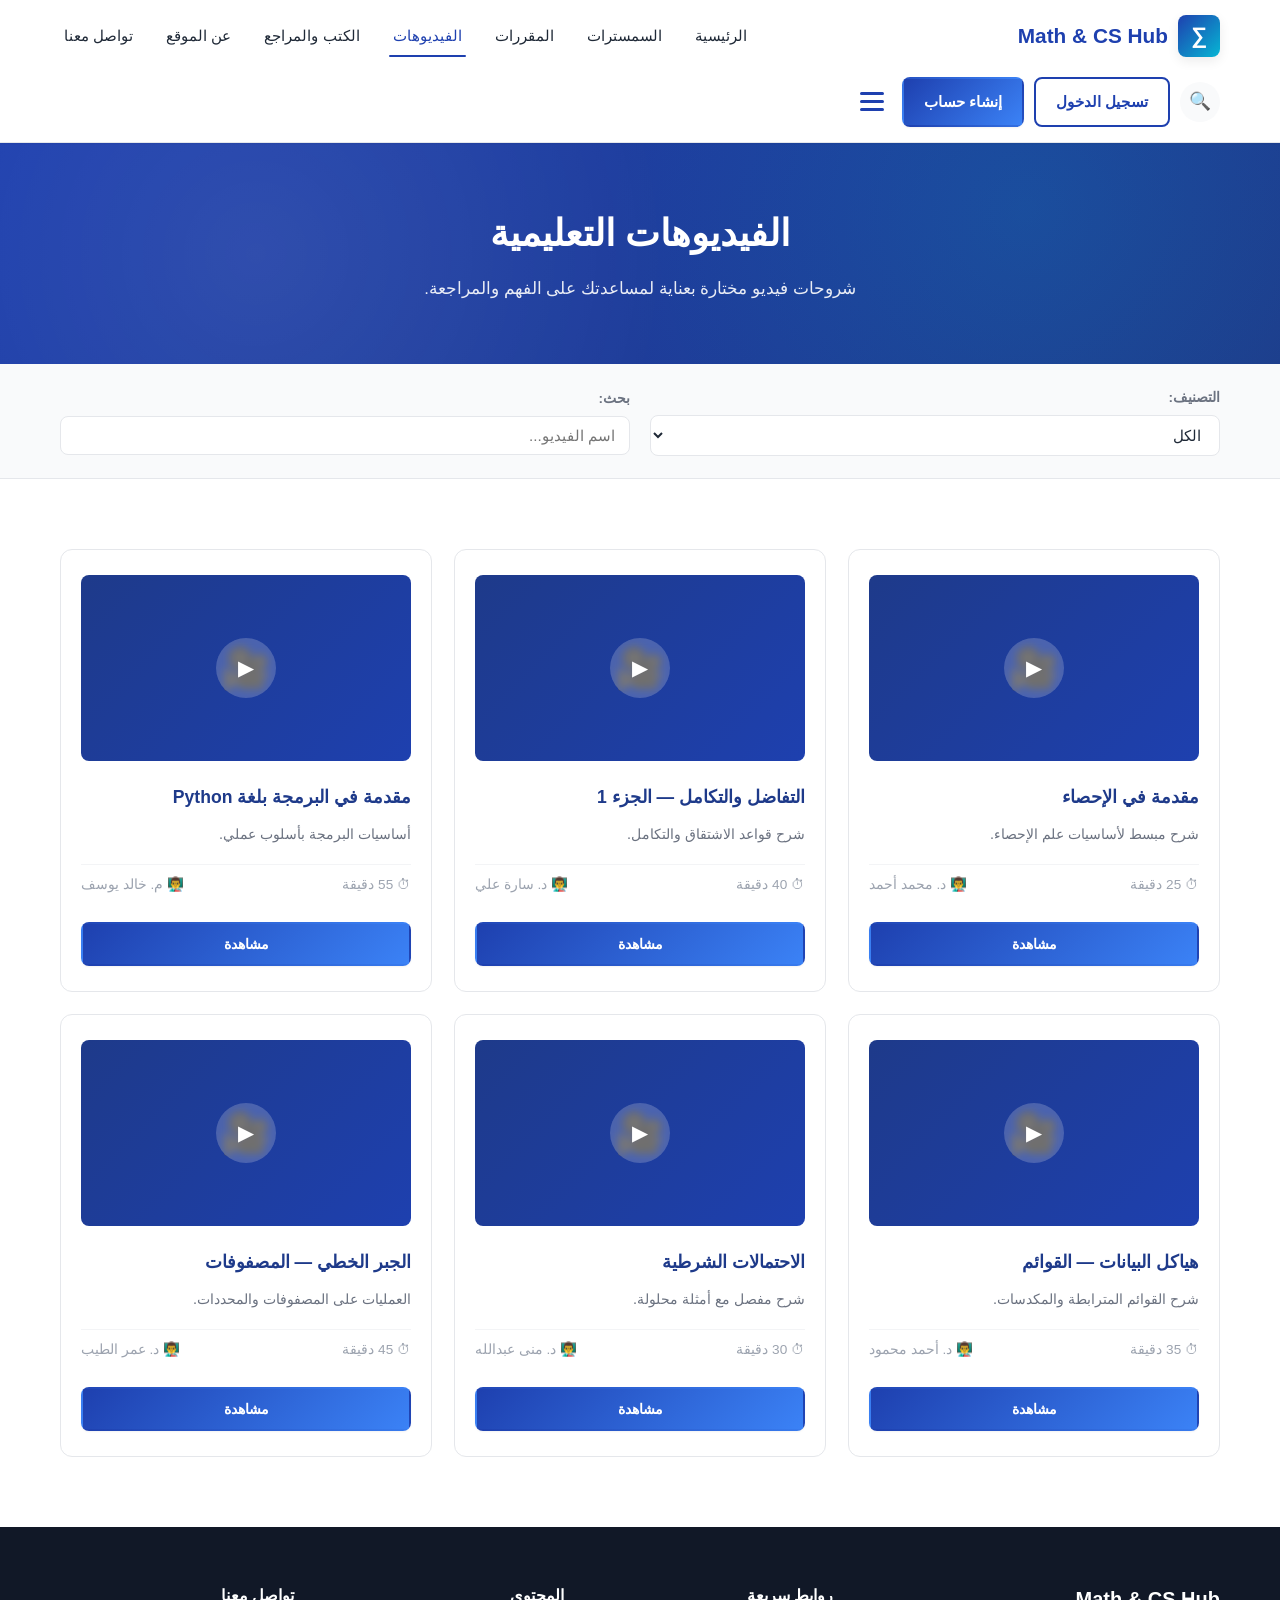
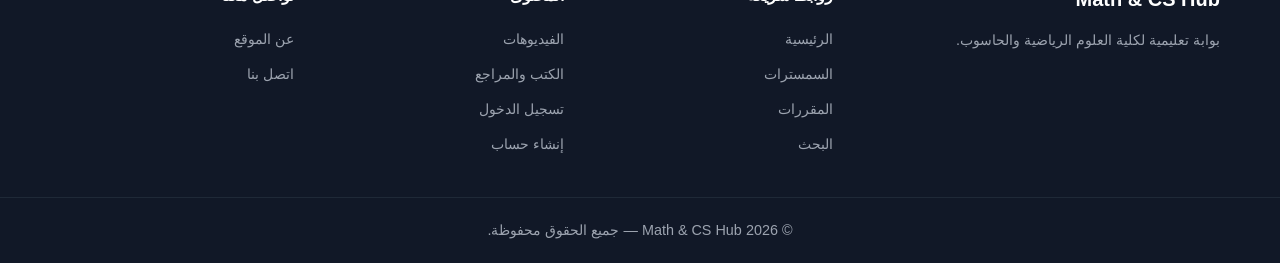
<file: videos.html>
<!DOCTYPE html>
<html lang="ar" dir="rtl">
<head>
    <meta charset="UTF-8">
    <meta name="viewport" content="width=device-width, initial-scale=1.0">
    <title>الفيديوهات | Math & CS Hub</title>
    <link rel="stylesheet" href="assets/css/style.css">
</head>
<body>

    <!-- ==================== Navbar ==================== -->
    <header class="navbar">
        <div class="container nav-container">

            <a href="index.html" class="logo">
                <span class="logo-icon">∑</span>
                <span class="logo-text">Math & CS Hub</span>
            </a>

            <nav class="nav-links">
                <a href="index.html">الرئيسية</a>
                <a href="semesters.html">السمسترات</a>
                <a href="courses.html">المقررات</a>
                <a href="videos.html" class="active">الفيديوهات</a>
                <a href="books.html">الكتب والمراجع</a>
                <a href="about.html">عن الموقع</a>
                <a href="contact.html">تواصل معنا</a>
            </nav>

            <div class="nav-actions">
                <a href="search.html" class="icon-btn" title="بحث">🔍</a>
                <a href="login.html" class="btn btn-outline">تسجيل الدخول</a>
                <a href="register.html" class="btn btn-primary">إنشاء حساب</a>

                <button class="hamburger" id="hamburger" aria-label="القائمة">
                    <span></span>
                    <span></span>
                    <span></span>
                </button>
            </div>

        </div>
    </header>

    <!-- ==================== Page Header ==================== -->
    <section class="page-header">
        <div class="container">
            <h1>الفيديوهات التعليمية</h1>
            <p>شروحات فيديو مختارة بعناية لمساعدتك على الفهم والمراجعة.</p>
        </div>
    </section>

    <!-- ==================== Filter Bar ==================== -->
    <section class="filter-bar">
        <div class="container filter-content">
            <div class="filter-group">
                <label>التصنيف:</label>
                <select id="filterCategory">
                    <option value="">الكل</option>
                    <option value="math">رياضيات</option>
                    <option value="stats">إحصاء</option>
                    <option value="cs">علوم حاسوب</option>
                </select>
            </div>
            <div class="filter-group">
                <label>بحث:</label>
                <input type="text" id="filterSearch" placeholder="اسم الفيديو...">
            </div>
        </div>
    </section>

    <!-- ==================== Videos Grid ==================== -->
    <section class="section">
        <div class="container">

            <div class="grid grid-3" id="videosGrid">

                <div class="card video-card" data-category="stats">
                    <div class="video-thumb">🎥</div>
                    <h3>مقدمة في الإحصاء</h3>
                    <p>شرح مبسط لأساسيات علم الإحصاء.</p>
                    <div class="video-meta"><span>⏱ 25 دقيقة</span><span>👨‍🏫 د. محمد أحمد</span></div>
                    <a href="#" class="btn btn-primary">مشاهدة</a>
                </div>

                <div class="card video-card" data-category="math">
                    <div class="video-thumb">🎥</div>
                    <h3>التفاضل والتكامل — الجزء 1</h3>
                    <p>شرح قواعد الاشتقاق والتكامل.</p>
                    <div class="video-meta"><span>⏱ 40 دقيقة</span><span>👨‍🏫 د. سارة علي</span></div>
                    <a href="#" class="btn btn-primary">مشاهدة</a>
                </div>

                <div class="card video-card" data-category="cs">
                    <div class="video-thumb">🎥</div>
                    <h3>مقدمة في البرمجة بلغة Python</h3>
                    <p>أساسيات البرمجة بأسلوب عملي.</p>
                    <div class="video-meta"><span>⏱ 55 دقيقة</span><span>👨‍🏫 م. خالد يوسف</span></div>
                    <a href="#" class="btn btn-primary">مشاهدة</a>
                </div>

                <div class="card video-card" data-category="cs">
                    <div class="video-thumb">🎥</div>
                    <h3>هياكل البيانات — القوائم</h3>
                    <p>شرح القوائم المترابطة والمكدسات.</p>
                    <div class="video-meta"><span>⏱ 35 دقيقة</span><span>👨‍🏫 د. أحمد محمود</span></div>
                    <a href="#" class="btn btn-primary">مشاهدة</a>
                </div>

                <div class="card video-card" data-category="stats">
                    <div class="video-thumb">🎥</div>
                    <h3>الاحتمالات الشرطية</h3>
                    <p>شرح مفصل مع أمثلة محلولة.</p>
                    <div class="video-meta"><span>⏱ 30 دقيقة</span><span>👨‍🏫 د. منى عبدالله</span></div>
                    <a href="#" class="btn btn-primary">مشاهدة</a>
                </div>

                <div class="card video-card" data-category="math">
                    <div class="video-thumb">🎥</div>
                    <h3>الجبر الخطي — المصفوفات</h3>
                    <p>العمليات على المصفوفات والمحددات.</p>
                    <div class="video-meta"><span>⏱ 45 دقيقة</span><span>👨‍🏫 د. عمر الطيب</span></div>
                    <a href="#" class="btn btn-primary">مشاهدة</a>
                </div>

            </div>

            <p id="noResults" class="no-results">لا توجد نتائج مطابقة.</p>

        </div>
    </section>

    <!-- ==================== Footer ==================== -->
    <footer class="footer">
        <div class="container footer-grid">

            <div>
                <h3>Math & CS Hub</h3>
                <p>بوابة تعليمية لكلية العلوم الرياضية والحاسوب.</p>
            </div>

            <div>
                <h4>روابط سريعة</h4>
                <ul>
                    <li><a href="index.html">الرئيسية</a></li>
                    <li><a href="semesters.html">السمسترات</a></li>
                    <li><a href="courses.html">المقررات</a></li>
                    <li><a href="search.html">البحث</a></li>
                </ul>
            </div>

            <div>
                <h4>المحتوى</h4>
                <ul>
                    <li><a href="videos.html">الفيديوهات</a></li>
                    <li><a href="books.html">الكتب والمراجع</a></li>
                    <li><a href="login.html">تسجيل الدخول</a></li>
                    <li><a href="register.html">إنشاء حساب</a></li>
                </ul>
            </div>

            <div>
                <h4>تواصل معنا</h4>
                <ul>
                    <li><a href="about.html">عن الموقع</a></li>
                    <li><a href="contact.html">اتصل بنا</a></li>
                </ul>
            </div>

        </div>

        <div class="footer-bottom">
            <p>© 2026 Math & CS Hub — جميع الحقوق محفوظة.</p>
        </div>
    </footer>

    <script src="assets/js/main.js"></script>
</body>
</html>
</file>
<file: assets/css/style.css>
/* ============================================
   Math & CS Hub — Main Stylesheet
   ============================================ */

/* ============ Variables ============ */
:root {
    --primary: #1e40af;
    --primary-dark: #1e3a8a;
    --primary-light: #3b82f6;
    --accent: #06b6d4;
    --accent-light: #22d3ee;

    --text: #1f2937;
    --text-light: #6b7280;
    --text-muted: #9ca3af;

    --bg: #ffffff;
    --bg-alt: #f9fafb;
    --bg-card: #ffffff;

    --border: #e5e7eb;
    --border-light: #f3f4f6;

    --success: #10b981;
    --warning: #f59e0b;
    --danger: #ef4444;

    --shadow-sm: 0 1px 2px rgba(0, 0, 0, 0.05);
    --shadow: 0 4px 12px rgba(0, 0, 0, 0.08);
    --shadow-lg: 0 10px 30px rgba(0, 0, 0, 0.12);

    --radius: 12px;
    --radius-sm: 8px;
    --radius-lg: 16px;

    --transition: 0.3s ease;
}

/* ============ Reset ============ */
* {
    margin: 0;
    padding: 0;
    box-sizing: border-box;
}

html {
    scroll-behavior: smooth;
}

body {
    font-family: 'Segoe UI', Tahoma, 'Cairo', 'Tajawal', sans-serif;
    background-color: var(--bg);
    color: var(--text);
    line-height: 1.7;
    font-size: 16px;
    overflow-x: hidden;
}

img {
    max-width: 100%;
    display: block;
}

a {
    color: inherit;
    text-decoration: none;
    transition: var(--transition);
}

ul {
    list-style: none;
}

button, input, select, textarea {
    font-family: inherit;
    font-size: inherit;
    outline: none;
    border: none;
}

/* ============ Container ============ */
.container {
    max-width: 1200px;
    margin: 0 auto;
    padding: 0 20px;
}

/* ============ Navbar ============ */
.navbar {
    background: var(--bg);
    border-bottom: 1px solid var(--border);
    position: sticky;
    top: 0;
    z-index: 1000;
    box-shadow: var(--shadow-sm);
}

.nav-container {
    display: flex;
    align-items: center;
    justify-content: space-between;
    padding: 15px 20px;
    gap: 20px;
    flex-wrap: wrap;
}

.logo {
    display: flex;
    align-items: center;
    gap: 10px;
    font-weight: 800;
    font-size: 1.3rem;
    color: var(--primary);
}

.logo-icon {
    width: 42px;
    height: 42px;
    background: linear-gradient(135deg, var(--primary), var(--accent));
    color: #fff;
    border-radius: var(--radius-sm);
    display: flex;
    align-items: center;
    justify-content: center;
    font-size: 1.4rem;
    font-weight: bold;
    box-shadow: var(--shadow);
}

.nav-links {
    display: flex;
    align-items: center;
    gap: 25px;
    flex-wrap: wrap;
}

.nav-links a {
    color: var(--text);
    font-weight: 500;
    font-size: 0.95rem;
    padding: 8px 4px;
    position: relative;
}

.nav-links a:hover,
.nav-links a.active {
    color: var(--primary);
}

.nav-links a.active::after,
.nav-links a:hover::after {
    content: '';
    position: absolute;
    bottom: 0;
    left: 0;
    right: 0;
    height: 2px;
    background: var(--primary);
    border-radius: 2px;
}

.nav-actions {
    display: flex;
    align-items: center;
    gap: 10px;
}

.icon-btn {
    width: 40px;
    height: 40px;
    border-radius: 50%;
    display: flex;
    align-items: center;
    justify-content: center;
    background: var(--bg-alt);
    font-size: 1.1rem;
    transition: var(--transition);
}

.icon-btn:hover {
    background: var(--primary);
    color: #fff;
    transform: scale(1.08);
}

/* ============ Buttons ============ */
.btn {
    display: inline-flex;
    align-items: center;
    justify-content: center;
    gap: 6px;
    padding: 10px 20px;
    border-radius: var(--radius-sm);
    font-weight: 600;
    font-size: 0.95rem;
    cursor: pointer;
    transition: var(--transition);
    border: 2px solid transparent;
    white-space: nowrap;
}

.btn-primary {
    background: linear-gradient(135deg, var(--primary), var(--primary-light));
    color: #fff;
    box-shadow: var(--shadow-sm);
}

.btn-primary:hover {
    transform: translateY(-2px);
    box-shadow: var(--shadow);
    background: linear-gradient(135deg, var(--primary-dark), var(--primary));
}

.btn-outline {
    background: transparent;
    border-color: var(--primary);
    color: var(--primary);
}

.btn-outline:hover {
    background: var(--primary);
    color: #fff;
    transform: translateY(-2px);
}

.btn-block {
    width: 100%;
}

/* ============ Hero Section ============ */
.hero {
    background: linear-gradient(135deg, #eff6ff 0%, #ecfeff 100%);
    padding: 70px 0;
    position: relative;
    overflow: hidden;
}

.hero::before {
    content: '';
    position: absolute;
    top: -100px;
    right: -100px;
    width: 400px;
    height: 400px;
    background: radial-gradient(circle, rgba(6, 182, 212, 0.15), transparent 70%);
    border-radius: 50%;
}

.hero-layout {
    display: grid;
    grid-template-columns: 1.2fr 1fr;
    gap: 50px;
    align-items: center;
    position: relative;
    z-index: 1;
}

.hero-text h1 {
    font-size: 2.5rem;
    font-weight: 800;
    color: var(--primary-dark);
    margin-bottom: 18px;
    line-height: 1.3;
}

.hero-text > p {
    font-size: 1.1rem;
    color: var(--text-light);
    margin-bottom: 28px;
}

.hero-search {
    display: flex;
    gap: 8px;
    margin-bottom: 25px;
    background: #fff;
    padding: 6px;
    border-radius: var(--radius);
    box-shadow: var(--shadow);
    max-width: 520px;
}

.hero-search input {
    flex: 1;
    padding: 12px 15px;
    border-radius: var(--radius-sm);
    background: transparent;
    color: var(--text);
    font-size: 0.95rem;
}

.hero-search input::placeholder {
    color: var(--text-muted);
}

.hero-search button {
    padding: 12px 25px;
}

.hero-actions {
    display: flex;
    gap: 12px;
    flex-wrap: wrap;
}

.hero-image img {
    width: 100%;
    border-radius: var(--radius-lg);
    box-shadow: var(--shadow-lg);
    object-fit: cover;
    aspect-ratio: 4 / 3;
}

/* ============ Sections ============ */
.section {
    padding: 70px 0;
}

.section-alt {
    background: var(--bg-alt);
}

.section-head {
    text-align: center;
    margin-bottom: 45px;
}

.section-head h2 {
    font-size: 2rem;
    font-weight: 800;
    color: var(--primary-dark);
    margin-bottom: 10px;
    position: relative;
    display: inline-block;
}

.section-head h2::after {
    content: '';
    display: block;
    width: 60px;
    height: 4px;
    background: linear-gradient(90deg, var(--primary), var(--accent));
    border-radius: 4px;
    margin: 12px auto 0;
}

.section-head p {
    color: var(--text-light);
    font-size: 1rem;
    margin-top: 10px;
}

/* ============ Page Header ============ */
.page-header {
    background: linear-gradient(135deg, var(--primary) 0%, var(--primary-dark) 100%);
    color: #fff;
    padding: 60px 0;
    text-align: center;
    position: relative;
    overflow: hidden;
}

.page-header::before {
    content: '';
    position: absolute;
    inset: 0;
    background-image:
        radial-gradient(circle at 20% 50%, rgba(255, 255, 255, 0.08), transparent 40%),
        radial-gradient(circle at 80% 30%, rgba(6, 182, 212, 0.15), transparent 40%);
}

.page-header .container {
    position: relative;
    z-index: 1;
}

.page-header h1 {
    font-size: 2.3rem;
    font-weight: 800;
    margin-bottom: 10px;
}

.page-header p {
    font-size: 1.05rem;
    opacity: 0.9;
}

/* ============ Grid ============ */
.grid {
    display: grid;
    gap: 22px;
}

.grid-2 { grid-template-columns: repeat(2, 1fr); }
.grid-3 { grid-template-columns: repeat(3, 1fr); }
.grid-4 { grid-template-columns: repeat(4, 1fr); }

/* ============ Cards ============ */
.card {
    background: var(--bg-card);
    border: 1px solid var(--border);
    border-radius: var(--radius);
    padding: 25px 20px;
    text-align: center;
    transition: var(--transition);
    display: flex;
    flex-direction: column;
    align-items: center;
    gap: 10px;
    color: var(--text);
}

.card:hover {
    transform: translateY(-6px);
    box-shadow: var(--shadow-lg);
    border-color: var(--primary-light);
}

.card-icon {
    width: 65px;
    height: 65px;
    border-radius: 50%;
    background: linear-gradient(135deg, #eff6ff, #ecfeff);
    color: var(--primary);
    display: flex;
    align-items: center;
    justify-content: center;
    font-size: 1.8rem;
    margin-bottom: 8px;
    transition: var(--transition);
}

.card:hover .card-icon {
    transform: scale(1.1) rotate(-5deg);
    background: linear-gradient(135deg, var(--primary), var(--accent));
    color: #fff;
}

.card h3 {
    font-size: 1.1rem;
    font-weight: 700;
    color: var(--primary-dark);
}

.card p {
    color: var(--text-light);
    font-size: 0.9rem;
    line-height: 1.6;
}

.card .btn {
    margin-top: 8px;
    padding: 8px 20px;
    font-size: 0.9rem;
}

/* ============ Video Card ============ */
.video-card .video-thumb {
    width: 100%;
    aspect-ratio: 16 / 9;
    background: linear-gradient(135deg, var(--primary-dark), var(--primary));
    color: #fff;
    border-radius: var(--radius-sm);
    display: flex;
    align-items: center;
    justify-content: center;
    font-size: 2.5rem;
    margin-bottom: 12px;
    position: relative;
    overflow: hidden;
}

.video-card .video-thumb::after {
    content: '▶';
    position: absolute;
    width: 60px;
    height: 60px;
    background: rgba(255, 255, 255, 0.2);
    border-radius: 50%;
    display: flex;
    align-items: center;
    justify-content: center;
    font-size: 1.3rem;
    backdrop-filter: blur(4px);
    transition: var(--transition);
}

.video-card:hover .video-thumb::after {
    transform: scale(1.15);
    background: var(--accent);
}

.video-card {
    text-align: right;
    align-items: stretch;
}

.video-card h3,
.video-card p {
    text-align: right;
}

.video-meta {
    display: flex;
    justify-content: space-between;
    color: var(--text-muted);
    font-size: 0.85rem;
    padding: 8px 0;
    border-top: 1px solid var(--border-light);
    margin-top: 8px;
}

/* ============ Book Card ============ */
.book-card {
    text-align: right;
    align-items: stretch;
}

.book-meta {
    display: flex;
    justify-content: space-between;
    color: var(--text-muted);
    font-size: 0.85rem;
    padding: 8px 0;
    border-top: 1px solid var(--border-light);
}

/* ============ Filter Bar ============ */
.filter-bar {
    background: var(--bg-alt);
    padding: 22px 0;
    border-bottom: 1px solid var(--border);
}

.filter-content {
    display: flex;
    gap: 20px;
    flex-wrap: wrap;
    align-items: center;
}

.filter-group {
    display: flex;
    flex-direction: column;
    gap: 6px;
    flex: 1;
    min-width: 180px;
}

.filter-group label {
    font-weight: 600;
    font-size: 0.85rem;
    color: var(--text-light);
}

.filter-group select,
.filter-group input {
    padding: 10px 14px;
    border-radius: var(--radius-sm);
    border: 1px solid var(--border);
    background: #fff;
    color: var(--text);
    font-size: 0.95rem;
    transition: var(--transition);
}

.filter-group select:focus,
.filter-group input:focus {
    border-color: var(--primary);
    box-shadow: 0 0 0 3px rgba(30, 64, 175, 0.1);
}

/* ============ No Results ============ */
.no-results {
    text-align: center;
    color: var(--text-muted);
    padding: 40px 20px;
    font-size: 1rem;
    display: none;
}

.no-results.show {
    display: block;
}

/* ============ Breadcrumb ============ */
.breadcrumb {
    background: var(--bg-alt);
    padding: 15px 0;
    border-bottom: 1px solid var(--border);
    font-size: 0.9rem;
}

.breadcrumb .container {
    display: flex;
    gap: 8px;
    align-items: center;
    flex-wrap: wrap;
}

.breadcrumb a {
    color: var(--primary);
    font-weight: 500;
}

.breadcrumb a:hover {
    text-decoration: underline;
}

.breadcrumb span {
    color: var(--text-light);
}

/* ============ Course Header ============ */
.course-header {
    padding: 45px 0;
    background: linear-gradient(135deg, #eff6ff, #f0fdfa);
}

.course-header-content {
    display: flex;
    gap: 30px;
    align-items: center;
    flex-wrap: wrap;
}

.course-header-icon {
    width: 110px;
    height: 110px;
    border-radius: var(--radius-lg);
    background: linear-gradient(135deg, var(--primary), var(--accent));
    color: #fff;
    display: flex;
    align-items: center;
    justify-content: center;
    font-size: 3rem;
    box-shadow: var(--shadow-lg);
    flex-shrink: 0;
}

.course-header-info {
    flex: 1;
    min-width: 260px;
}

.course-header-info h1 {
    font-size: 1.9rem;
    color: var(--primary-dark);
    font-weight: 800;
    margin-bottom: 12px;
}

.course-meta {
    display: flex;
    gap: 20px;
    flex-wrap: wrap;
    margin-bottom: 15px;
    color: var(--text-light);
    font-size: 0.95rem;
}

.course-desc {
    color: var(--text-light);
    line-height: 1.8;
}

/* ============ Tabs ============ */
.tabs-section {
    padding: 40px 0 70px;
}

.tabs {
    display: flex;
    gap: 8px;
    border-bottom: 2px solid var(--border);
    margin-bottom: 30px;
    overflow-x: auto;
    flex-wrap: nowrap;
}

.tab-btn {
    padding: 12px 22px;
    background: transparent;
    color: var(--text-light);
    font-weight: 600;
    font-size: 0.95rem;
    cursor: pointer;
    border-bottom: 3px solid transparent;
    margin-bottom: -2px;
    transition: var(--transition);
    white-space: nowrap;
}

.tab-btn:hover {
    color: var(--primary);
}

.tab-btn.active {
    color: var(--primary);
    border-bottom-color: var(--primary);
}

.tab-content {
    display: none;
    animation: fadeIn 0.4s ease;
}

.tab-content.active {
    display: block;
}

@keyframes fadeIn {
    from { opacity: 0; transform: translateY(10px); }
    to { opacity: 1; transform: translateY(0); }
}

/* ============ Content List ============ */
.content-list {
    display: flex;
    flex-direction: column;
    gap: 14px;
}

.content-item {
    display: flex;
    align-items: center;
    gap: 18px;
    padding: 18px;
    background: var(--bg-card);
    border: 1px solid var(--border);
    border-radius: var(--radius);
    transition: var(--transition);
    flex-wrap: wrap;
}

.content-item:hover {
    border-color: var(--primary-light);
    box-shadow: var(--shadow);
    transform: translateX(-4px);
}

.content-icon {
    width: 52px;
    height: 52px;
    border-radius: var(--radius-sm);
    background: var(--bg-alt);
    display: flex;
    align-items: center;
    justify-content: center;
    font-size: 1.5rem;
    flex-shrink: 0;
}

.content-info {
    flex: 1;
    min-width: 180px;
}

.content-info h4 {
    font-size: 1rem;
    font-weight: 700;
    color: var(--primary-dark);
    margin-bottom: 4px;
}

.content-info p {
    color: var(--text-muted);
    font-size: 0.85rem;
}

/* ============ Contact ============ */
.contact-layout {
    display: grid;
    grid-template-columns: 1fr 1.2fr;
    gap: 40px;
}

.contact-info h2,
.contact-form-wrapper h2 {
    font-size: 1.5rem;
    color: var(--primary-dark);
    margin-bottom: 10px;
}

.contact-info > p,
.contact-form-wrapper > p {
    color: var(--text-light);
    margin-bottom: 25px;
}

.contact-item {
    display: flex;
    gap: 15px;
    align-items: flex-start;
    padding: 15px;
    background: var(--bg-alt);
    border-radius: var(--radius-sm);
    margin-bottom: 12px;
    transition: var(--transition);
}

.contact-item:hover {
    background: #eff6ff;
    transform: translateX(-4px);
}

.contact-icon {
    width: 44px;
    height: 44px;
    background: linear-gradient(135deg, var(--primary), var(--accent));
    color: #fff;
    border-radius: var(--radius-sm);
    display: flex;
    align-items: center;
    justify-content: center;
    font-size: 1.2rem;
    flex-shrink: 0;
}

.contact-item h4 {
    font-size: 0.95rem;
    color: var(--primary-dark);
    margin-bottom: 2px;
}

.contact-item p {
    color: var(--text-light);
    font-size: 0.9rem;
}

.contact-item a {
    color: var(--primary);
}

.contact-item a:hover {
    text-decoration: underline;
}

.contact-social {
    display: flex;
    gap: 10px;
    margin-top: 20px;
}

.social-btn {
    width: 44px;
    height: 44px;
    border-radius: 50%;
    background: var(--bg-alt);
    display: flex;
    align-items: center;
    justify-content: center;
    font-size: 1.2rem;
    transition: var(--transition);
}

.social-btn:hover {
    background: var(--primary);
    color: #fff;
    transform: translateY(-3px);
}

/* ============ Form ============ */
.form-group {
    margin-bottom: 18px;
}

.form-group label {
    display: block;
    font-weight: 600;
    font-size: 0.9rem;
    color: var(--text);
    margin-bottom: 6px;
}

.form-group input,
.form-group select,
.form-group textarea {
    width: 100%;
    padding: 12px 15px;
    border: 1px solid var(--border);
    border-radius: var(--radius-sm);
    background: #fff;
    color: var(--text);
    font-size: 0.95rem;
    transition: var(--transition);
    resize: vertical;
}

.form-group input:focus,
.form-group select:focus,
.form-group textarea:focus {
    border-color: var(--primary);
    box-shadow: 0 0 0 3px rgba(30, 64, 175, 0.1);
}

.form-options {
    display: flex;
    justify-content: space-between;
    align-items: center;
    gap: 10px;
    flex-wrap: wrap;
    margin-bottom: 18px;
    font-size: 0.9rem;
}

.checkbox-label {
    display: flex;
    align-items: center;
    gap: 8px;
    color: var(--text-light);
    cursor: pointer;
}

.checkbox-label input {
    width: 16px;
    height: 16px;
    cursor: pointer;
    accent-color: var(--primary);
}

.forgot-link {
    color: var(--primary);
    font-weight: 500;
}

.forgot-link:hover {
    text-decoration: underline;
}

/* ============ Map Placeholder ============ */
.map-placeholder {
    background: linear-gradient(135deg, #eff6ff, #ecfeff);
    border: 2px dashed var(--border);
    border-radius: var(--radius);
    padding: 80px 20px;
    text-align: center;
    color: var(--text-light);
    font-size: 1.1rem;
    font-weight: 500;
}

/* ============ About ============ */
.about-intro {
    display: grid;
    grid-template-columns: 1.3fr 1fr;
    gap: 40px;
    align-items: center;
}

.about-text h2 {
    font-size: 1.8rem;
    color: var(--primary-dark);
    margin-bottom: 15px;
}

.about-text p {
    color: var(--text-light);
    line-height: 1.9;
    margin-bottom: 15px;
}

.about-image img {
    width: 100%;
    border-radius: var(--radius-lg);
    box-shadow: var(--shadow-lg);
    aspect-ratio: 4 / 3;
    object-fit: cover;
}

.stat-card {
    padding: 35px 20px;
    background: linear-gradient(135deg, #eff6ff, #f0fdfa);
    border: 1px solid #bfdbfe;
}

.stat-card h3 {
    font-size: 2.5rem;
    font-weight: 800;
    background: linear-gradient(135deg, var(--primary), var(--accent));
    -webkit-background-clip: text;
    background-clip: text;
    -webkit-text-fill-color: transparent;
    color: transparent;
    margin-bottom: 6px;
}

.stat-card p {
    color: var(--text-light);
    font-weight: 600;
}

/* ============ CTA Section ============ */
.cta-section {
    padding: 70px 0;
    background: linear-gradient(135deg, var(--primary) 0%, var(--primary-dark) 100%);
    color: #fff;
    text-align: center;
}

.cta-section h2 {
    font-size: 2rem;
    font-weight: 800;
    margin-bottom: 12px;
}

.cta-section p {
    font-size: 1.05rem;
    opacity: 0.9;
    margin-bottom: 25px;
}

.cta-actions {
    display: flex;
    gap: 12px;
    justify-content: center;
    flex-wrap: wrap;
}

.cta-section .btn-outline {
    border-color: #fff;
    color: #fff;
}

.cta-section .btn-outline:hover {
    background: #fff;
    color: var(--primary);
}

.cta-section .btn-primary {
    background: #fff;
    color: var(--primary);
}

.cta-section .btn-primary:hover {
    background: var(--accent);
    color: #fff;
}

/* ============ Search ============ */
.search-header {
    padding: 60px 0 40px;
    text-align: center;
    background: linear-gradient(135deg, #eff6ff, #ecfeff);
}

.search-header h1 {
    font-size: 2.2rem;
    color: var(--primary-dark);
    font-weight: 800;
    margin-bottom: 8px;
}

.search-header p {
    color: var(--text-light);
    margin-bottom: 25px;
}

.search-form {
    display: flex;
    gap: 8px;
    max-width: 650px;
    margin: 0 auto;
    background: #fff;
    padding: 6px;
    border-radius: var(--radius);
    box-shadow: var(--shadow);
}

.search-form input {
    flex: 1;
    padding: 12px 15px;
    background: transparent;
    color: var(--text);
    font-size: 1rem;
}

.search-info {
    text-align: center;
    color: var(--text-light);
    margin-bottom: 30px;
    font-size: 1rem;
}

.search-info strong {
    color: var(--primary);
}

.result-card {
    text-align: right;
    align-items: stretch;
}

.result-card h3,
.result-card p {
    text-align: right;
}

.result-card .btn {
    align-self: flex-start;
}

/* ============ Auth Pages ============ */
.auth-section {
    min-height: calc(100vh - 300px);
    background: linear-gradient(135deg, #eff6ff, #ecfeff);
    padding: 60px 20px;
    display: flex;
    align-items: center;
    justify-content: center;
}

.auth-container {
    width: 100%;
    max-width: 480px;
}

.auth-box {
    background: #fff;
    border-radius: var(--radius-lg);
    padding: 40px 30px;
    box-shadow: var(--shadow-lg);
    border: 1px solid var(--border-light);
}

.auth-header {
    text-align: center;
    margin-bottom: 30px;
}

.auth-icon {
    width: 70px;
    height: 70px;
    background: linear-gradient(135deg, var(--primary), var(--accent));
    color: #fff;
    border-radius: 50%;
    display: flex;
    align-items: center;
    justify-content: center;
    font-size: 1.8rem;
    margin: 0 auto 15px;
    box-shadow: var(--shadow);
}

.auth-header h1 {
    font-size: 1.6rem;
    color: var(--primary-dark);
    margin-bottom: 6px;
}

.auth-header p {
    color: var(--text-light);
    font-size: 0.95rem;
}

.auth-divider {
    display: flex;
    align-items: center;
    gap: 15px;
    color: var(--text-muted);
    font-size: 0.85rem;
    margin: 25px 0;
}

.auth-divider::before,
.auth-divider::after {
    content: '';
    flex: 1;
    height: 1px;
    background: var(--border);
}

.auth-footer {
    text-align: center;
    color: var(--text-light);
    font-size: 0.95rem;
}

.auth-footer a {
    color: var(--primary);
    font-weight: 600;
}

.auth-footer a:hover {
    text-decoration: underline;
}

/* ============ Footer ============ */
.footer {
    background: #111827;
    color: #d1d5db;
    padding: 55px 0 0;
    margin-top: auto;
}

.footer-grid {
    display: grid;
    grid-template-columns: 1.5fr 1fr 1fr 1fr;
    gap: 35px;
    padding-bottom: 40px;
}

.footer h3 {
    color: #fff;
    font-size: 1.25rem;
    margin-bottom: 12px;
}

.footer h4 {
    color: #fff;
    font-size: 1rem;
    margin-bottom: 15px;
    font-weight: 700;
}

.footer p {
    color: #9ca3af;
    font-size: 0.9rem;
    line-height: 1.7;
}

.footer ul {
    display: flex;
    flex-direction: column;
    gap: 8px;
}

.footer ul a {
    color: #9ca3af;
    font-size: 0.9rem;
    transition: var(--transition);
}

.footer ul a:hover {
    color: var(--accent-light);
    padding-right: 5px;
}

.footer-bottom {
    border-top: 1px solid #1f2937;
    padding: 20px 0;
    text-align: center;
    font-size: 0.85rem;
    color: #6b7280;
}
/* ============ Course Image ============ */
.course-image {
    width: 80px;
    height: 80px;
    border-radius: 50%;
    object-fit: cover;
    margin-bottom: 15px;
    box-shadow: 0 4px 10px rgba(0, 0, 0, 0.1);
    border: 3px solid #fff;
    transition: var(--transition);
}

.card:hover .course-image {
    transform: scale(1.1);
    border-color: var(--primary-light);
}

/* ============ Responsive ============ */
@media (max-width: 1024px) {
    .grid-4 { grid-template-columns: repeat(2, 1fr); }
    .footer-grid { grid-template-columns: repeat(2, 1fr); }
}

@media (max-width: 768px) {
    .nav-container {
        flex-direction: row;
        align-items: center;
        justify-content: space-between;
        gap: 12px;
    }

    .hamburger {
        display: flex;
    }

    .nav-links {
        position: fixed;
        top: 70px;
        right: -100%;
        width: 75%;
        max-width: 320px;
        height: calc(100vh - 70px);
        background: #fff;
        flex-direction: column;
        align-items: flex-start;
        padding: 30px 25px;
        gap: 20px;
        box-shadow: -5px 0 30px rgba(0, 0, 0, 0.1);
        transition: right 0.3s ease;
        z-index: 999;
        overflow-y: auto;
    }

    .nav-links.open {
        right: 0;
    }

    .nav-links a {
        font-size: 1.05rem;
        width: 100%;
        padding: 12px 0;
        border-bottom: 1px solid var(--border-light);
    }

    .nav-links a.active::after,
    .nav-links a:hover::after {
        display: none;
    }

    .nav-actions .btn-outline,
    .nav-actions .btn-primary {
        display: none;
    }

    .hero-layout {
        grid-template-columns: 1fr;
        text-align: center;
        gap: 30px;
    }

    .hero-text h1 {
        font-size: 1.8rem;
    }

    .hero-search {
        margin-left: auto;
        margin-right: auto;
    }

    .hero-actions {
        justify-content: center;
    }

    .grid-2,
    .grid-3 {
        grid-template-columns: 1fr;
    }

    .grid-4 {
        grid-template-columns: repeat(2, 1fr);
    }

    .section {
        padding: 50px 0;
    }

    .section-head h2 {
        font-size: 1.5rem;
    }

    .page-header h1 {
        font-size: 1.7rem;
    }

    .contact-layout,
    .about-intro {
        grid-template-columns: 1fr;
    }

    .course-header {
        text-align: center;
    }

    .course-header-content {
        flex-direction: column;
        text-align: center;
    }

    .course-meta {
        justify-content: center;
    }

    .footer-grid {
        grid-template-columns: 1fr;
        text-align: center;
    }

    .footer ul {
        align-items: center;
    }

    .footer ul a:hover {
        padding-right: 0;
        padding-left: 5px;
    }
}

@media (max-width: 480px) {
    .container {
        padding: 0 15px;
    }

    .grid-4 {
        grid-template-columns: 1fr;
    }

    .hero-text h1 {
        font-size: 1.5rem;
    }

    .auth-box {
        padding: 30px 20px;
    }

    .btn {
        padding: 9px 16px;
        font-size: 0.9rem;
    }

    .hero-search {
        flex-direction: column;
    }

    .hero-search button {
        width: 100%;
    }
}
/* ============ Hamburger Menu ============ */
.hamburger {
    display: flex;
    flex-direction: column;
    gap: 5px;
    background: transparent;
    cursor: pointer;
    padding: 8px;
    border-radius: var(--radius-sm);
    transition: var(--transition);
    border: none;
}

.hamburger span {
    display: block;
    width: 24px;
    height: 3px;
    background: var(--primary);
    border-radius: 3px;
    transition: var(--transition);
}

.hamburger:hover {
    background: var(--bg-alt);
}

.hamburger.active span:nth-child(1) {
    transform: translateY(8px) rotate(45deg);
}

.hamburger.active span:nth-child(2) {
    opacity: 0;
}

.hamburger.active span:nth-child(3) {
    transform: translateY(-8px) rotate(-45deg);
}
.course-image {
    width: 80px;
    height: 80px;
    border-radius: 50%;
    object-fit: cover;
    margin-bottom: 15px;
    box-shadow: 0 4px 10px rgba(0,0,0,0.1);
    border: 3px solid #fff;
}
</file>
